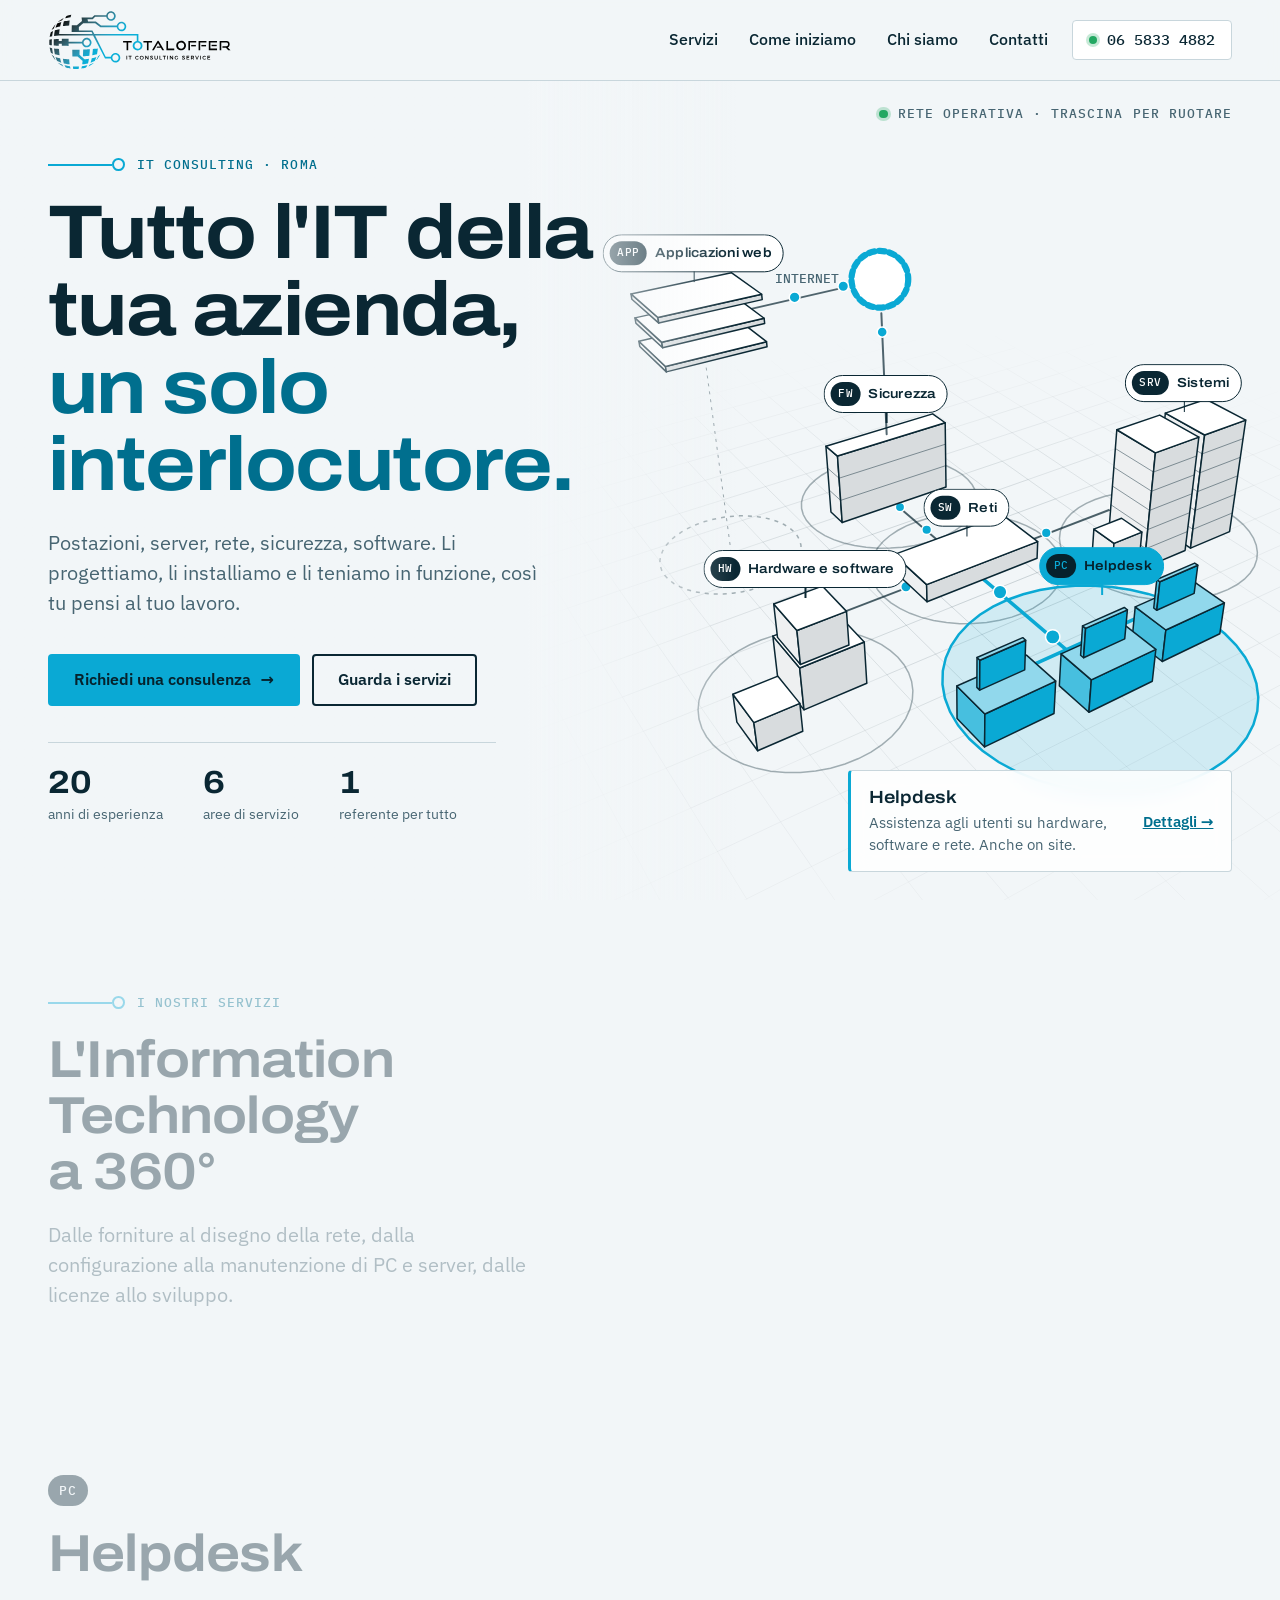
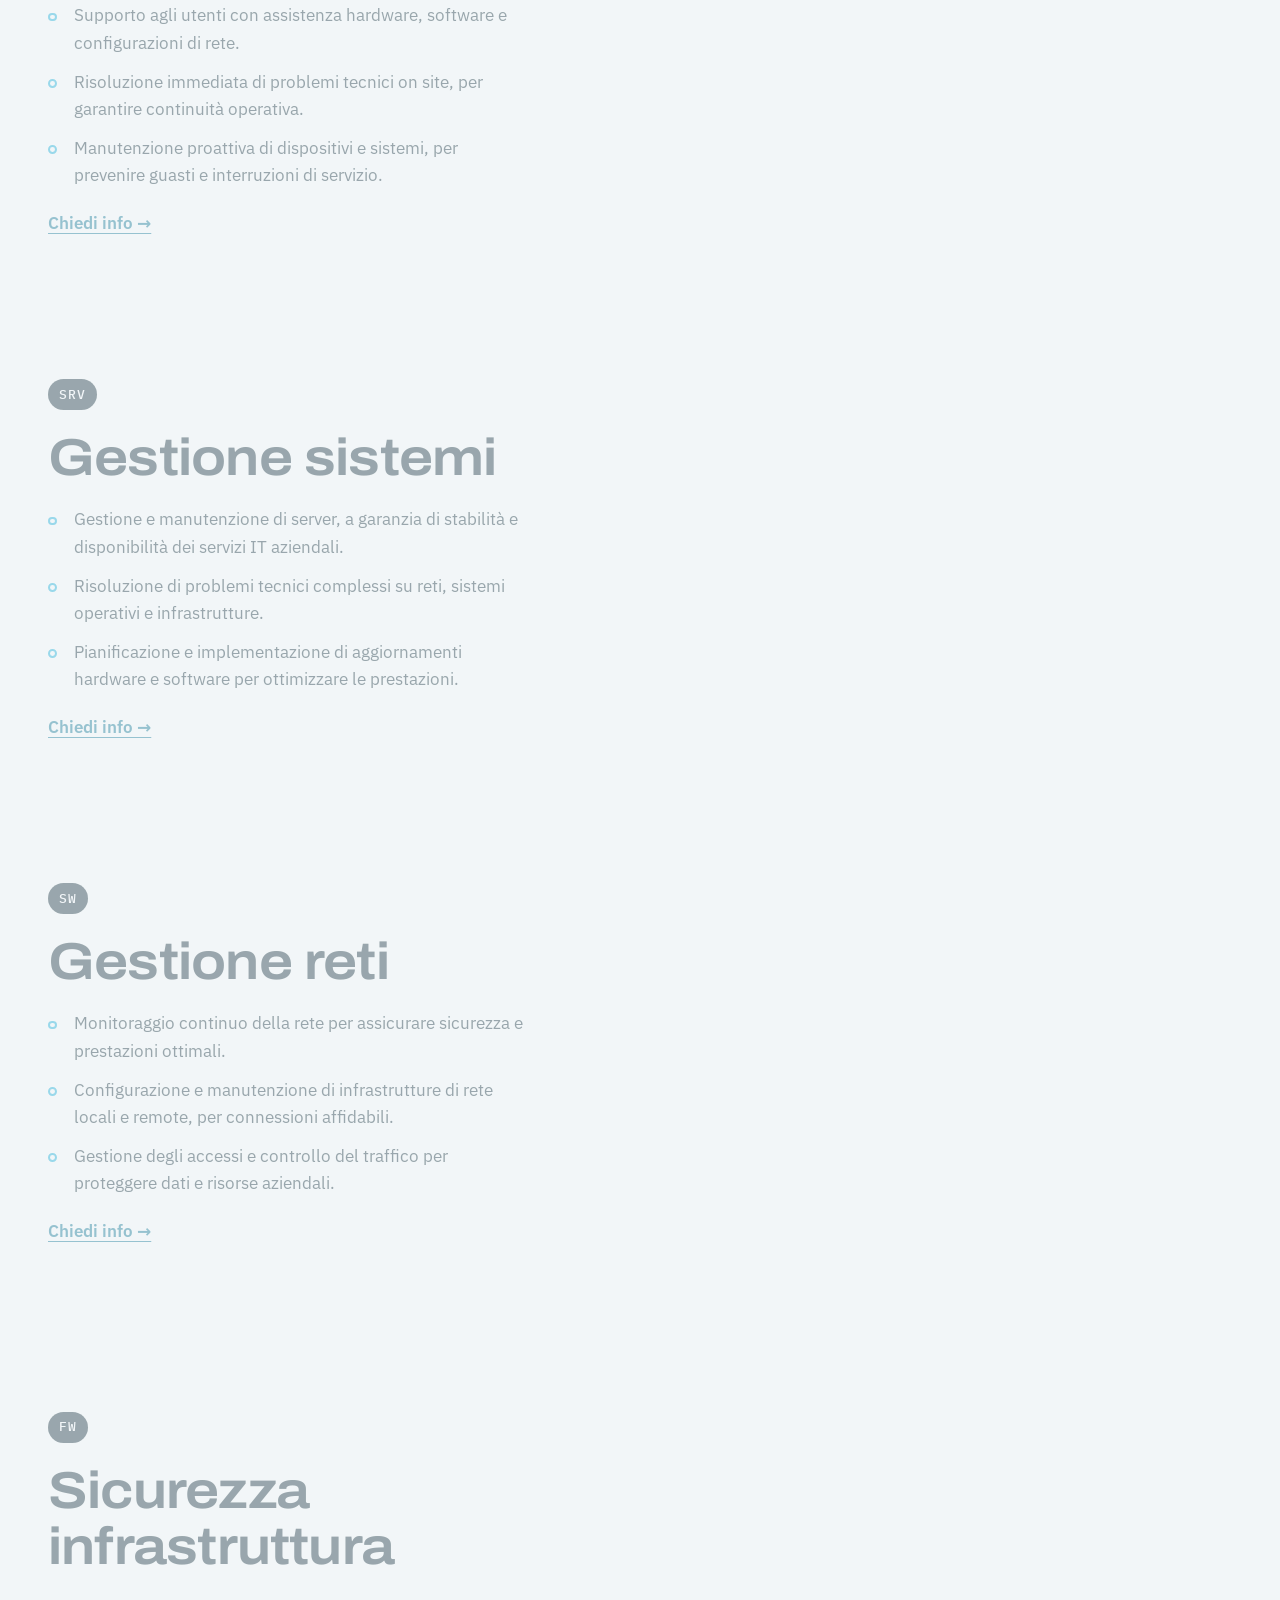
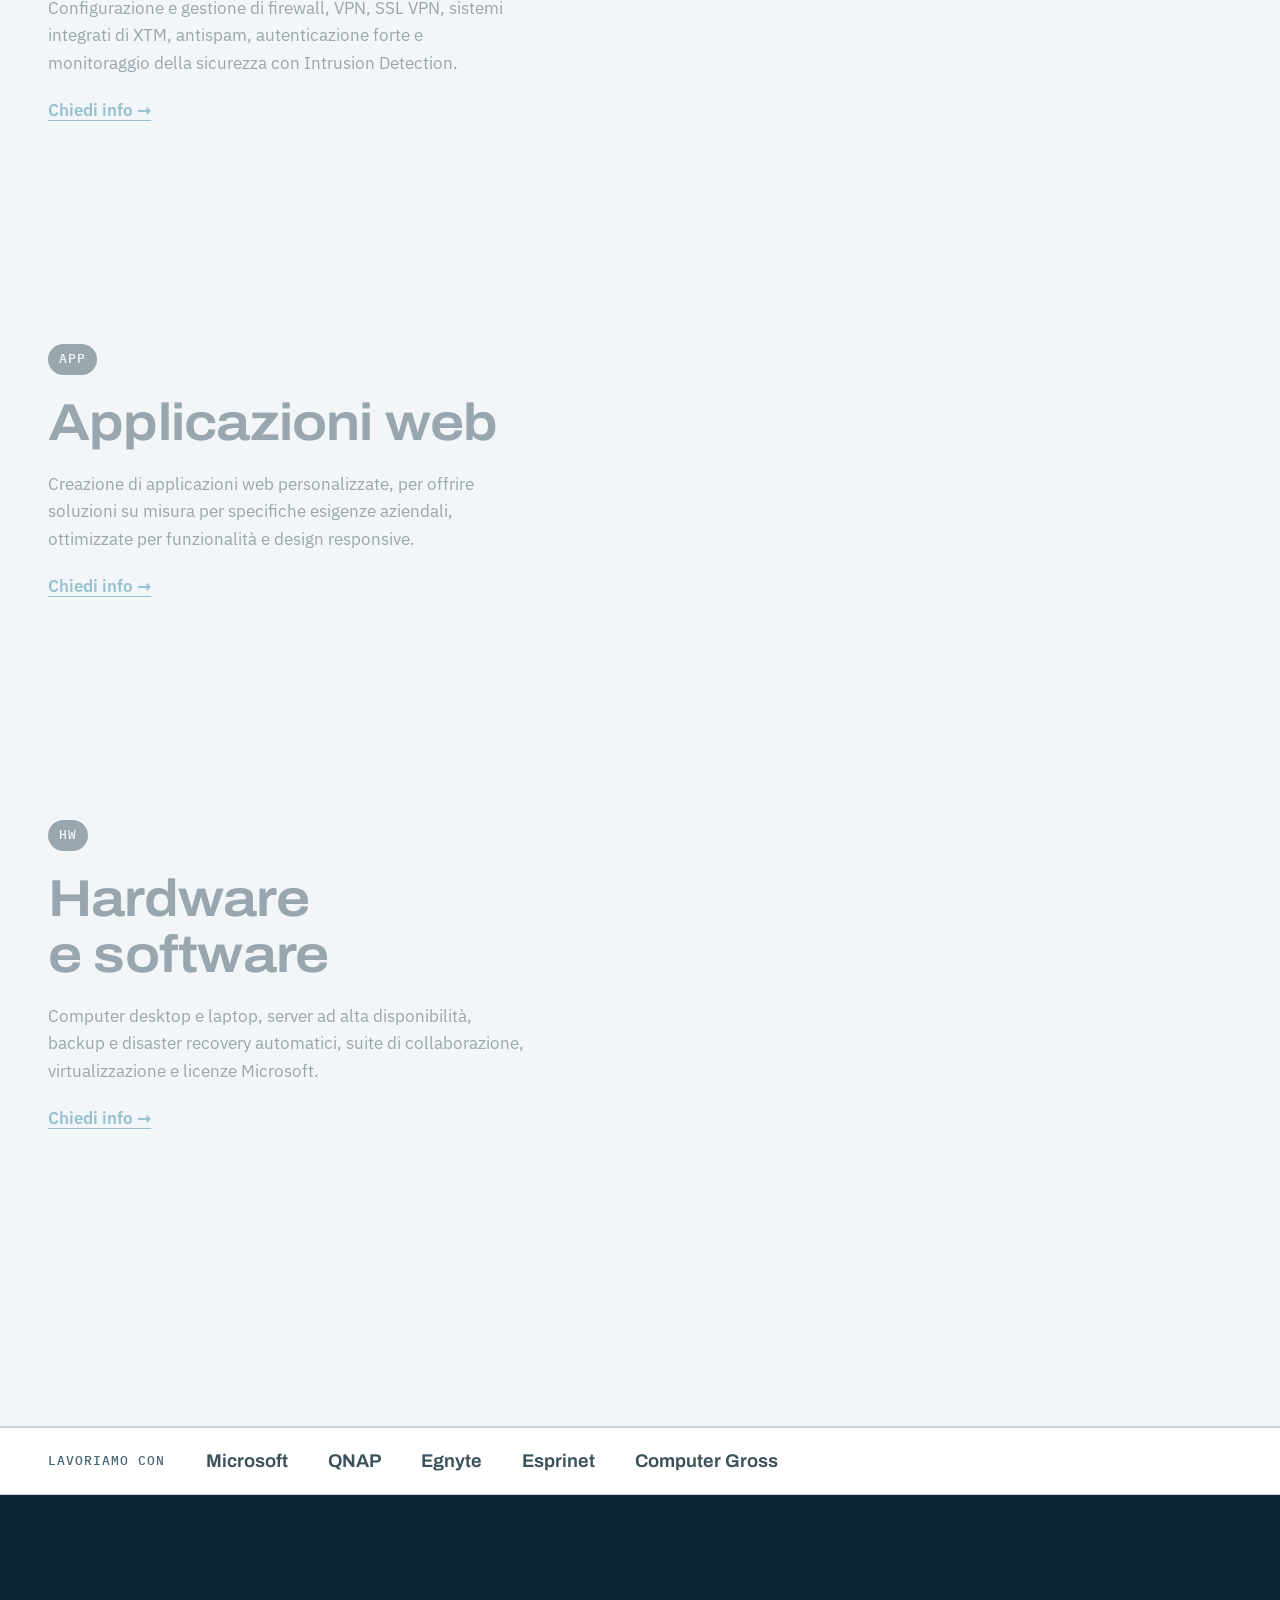
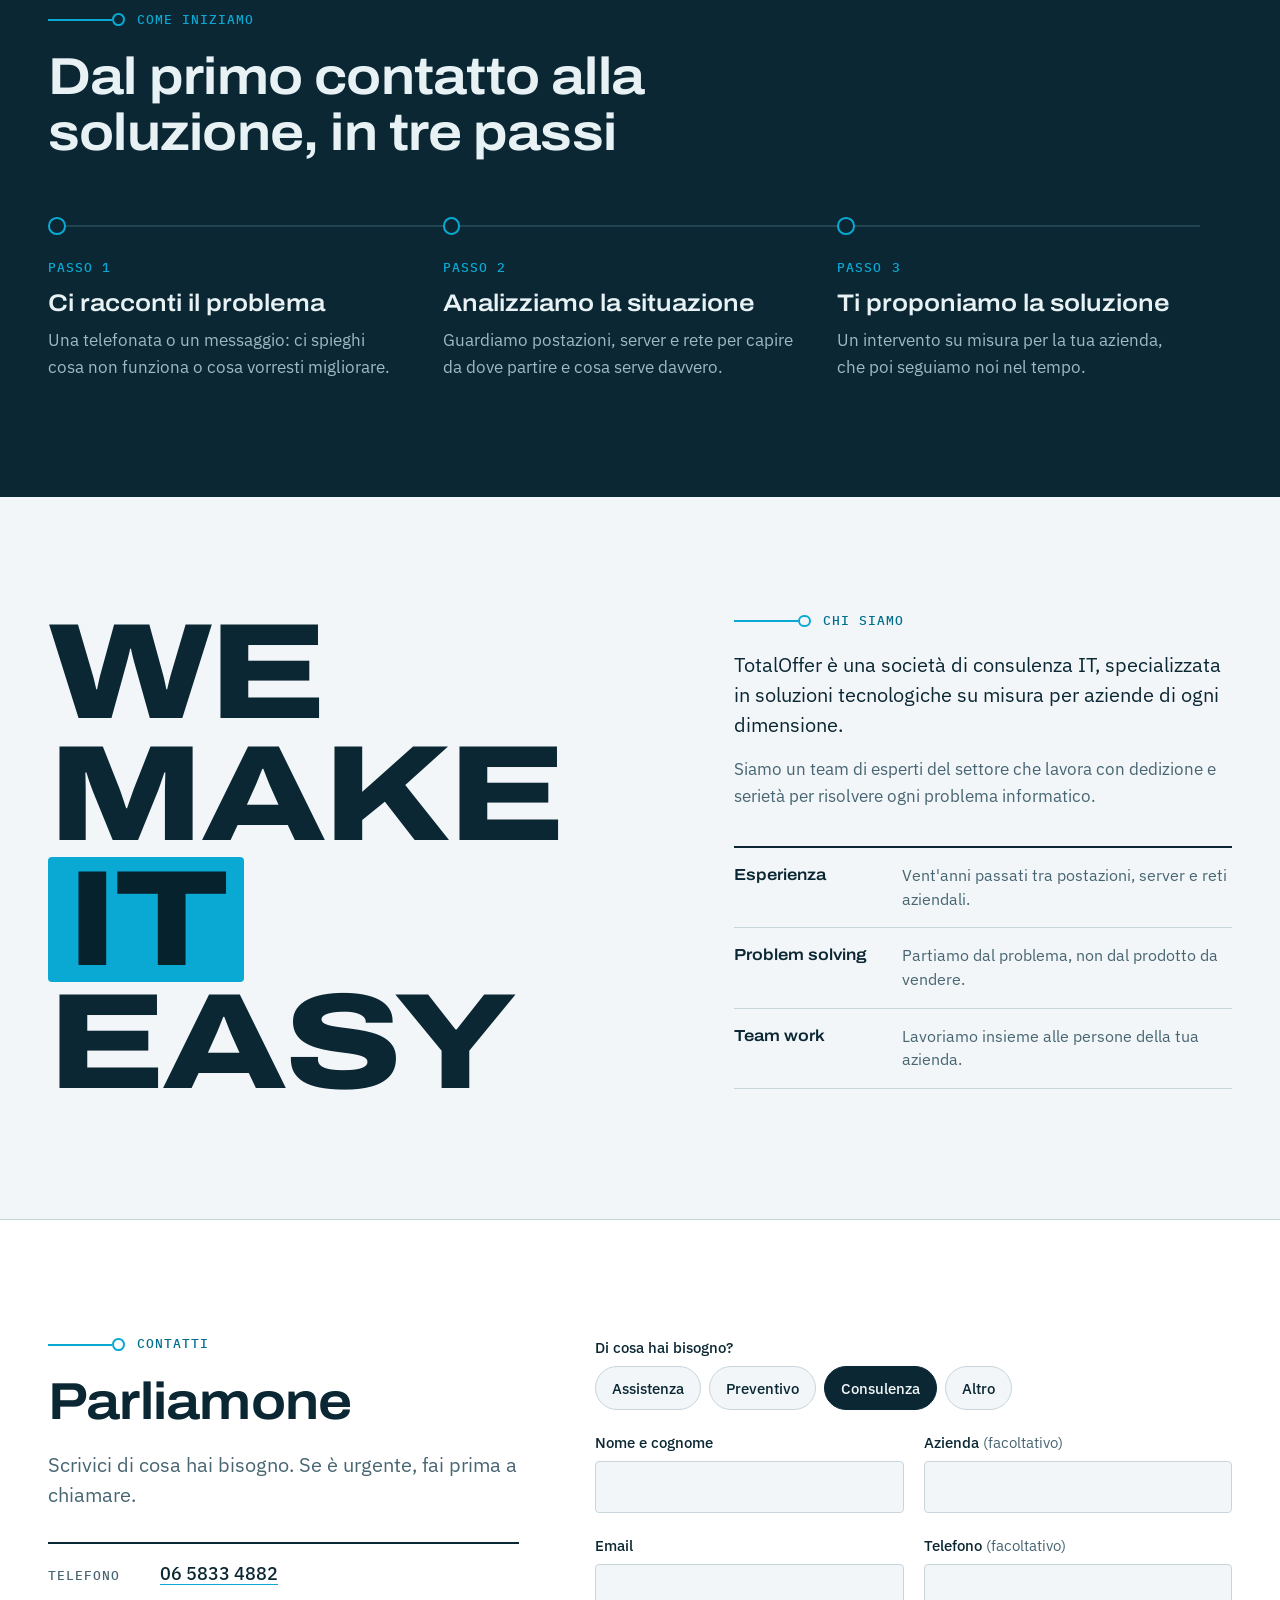
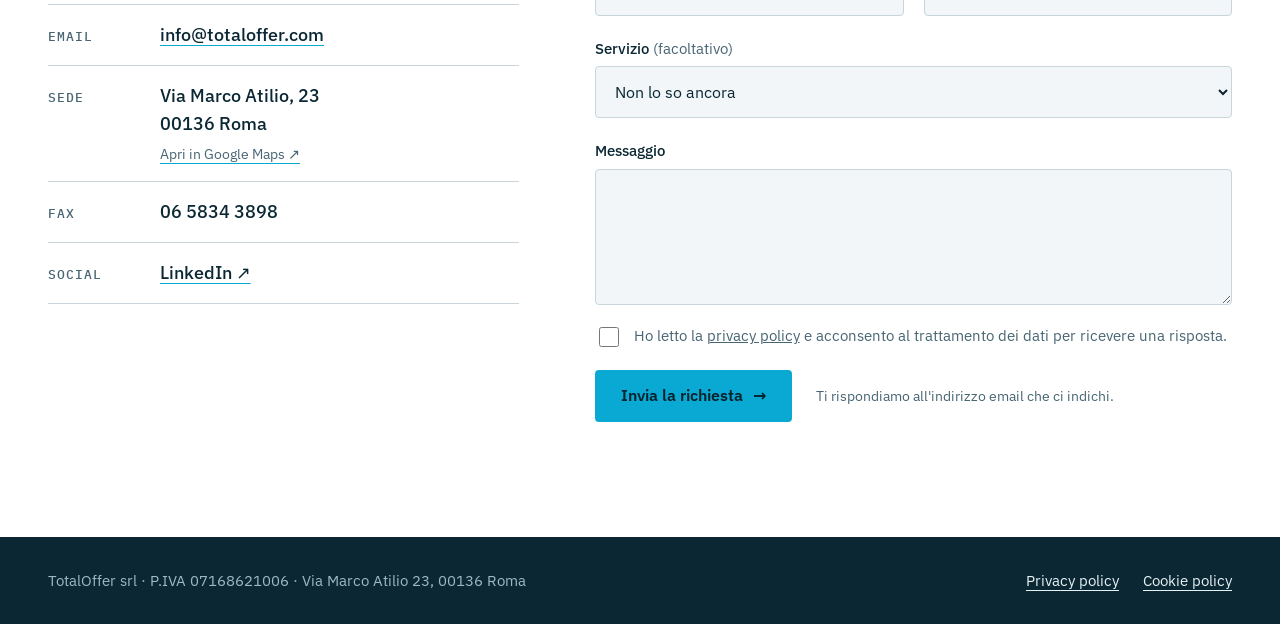
<file: index.html>
<!doctype html>
<html lang="it">
<head>
  <meta charset="utf-8">
  <meta name="viewport" content="width=device-width, initial-scale=1">
  <title>TotalOffer — Consulenza e assistenza IT per aziende a Roma</title>
  <meta name="description" content="Da 20 anni gestiamo l'IT delle aziende: helpdesk on site, sistemi e server, reti, sicurezza, applicazioni web, hardware e licenze. Un solo interlocutore, a Roma.">
  <link rel="canonical" href="https://www.totaloffer.com/">
  <meta property="og:type" content="website">
  <meta property="og:locale" content="it_IT">
  <meta property="og:site_name" content="TotalOffer srl">
  <meta property="og:url" content="https://www.totaloffer.com/">
  <meta property="og:title" content="TotalOffer — Tutto l'IT della tua azienda, un solo interlocutore">
  <meta property="og:description" content="Helpdesk, sistemi, reti, sicurezza, applicazioni web, hardware e licenze. Da 20 anni a Roma.">
  <meta name="theme-color" content="#f2f6f8" media="(prefers-color-scheme: light)">
  <meta name="theme-color" content="#071a22" media="(prefers-color-scheme: dark)">
  <link rel="icon" href="assets/img/favicon.svg" type="image/svg+xml">
  <link rel="preload" href="assets/fonts/archivo-var.woff2" as="font" type="font/woff2" crossorigin>
  <link rel="stylesheet" href="assets/css/style.css">
  <script type="application/ld+json">
  {
    "@context": "https://schema.org",
    "@type": "ProfessionalService",
    "name": "TotalOffer srl",
    "url": "https://www.totaloffer.com/",
    "email": "info@totaloffer.com",
    "telephone": "+39 06 58334882",
    "faxNumber": "+39 06 58343898",
    "vatID": "07168621006",
    "address": {
      "@type": "PostalAddress",
      "streetAddress": "Via Marco Atilio, 23",
      "postalCode": "00136",
      "addressLocality": "Roma",
      "addressCountry": "IT"
    },
    "sameAs": ["https://it.linkedin.com/company/totaloffer"]
  }
  </script>
</head>
<body>
<a class="skip" href="#contenuto">Vai al contenuto</a>

<header class="site-header">
  <div class="wrap">
    <a class="logo" href="#" aria-label="TotalOffer, torna all'inizio">
      <picture>
        <source srcset="assets/img/logo-dark.svg" media="(prefers-color-scheme: dark)">
        <img src="assets/img/logo.svg" alt="TotalOffer — IT Consulting Service" width="276" height="90">
      </picture>
    </a>
    <nav class="nav" id="nav" aria-label="Principale">
      <ul>
        <li><a href="#servizi">Servizi</a></li>
        <li><a href="#come-iniziamo">Come iniziamo</a></li>
        <li><a href="#chi-siamo">Chi siamo</a></li>
        <li><a href="#contatti">Contatti</a></li>
      </ul>
    </nav>
    <a class="header-phone" href="tel:+390658334882" aria-label="Chiama TotalOffer: 06 5833 4882">
      <span class="led" aria-hidden="true"></span><span class="num">06 5833 4882</span>
    </a>
    <button class="nav-toggle" type="button" aria-controls="nav" aria-expanded="false" aria-label="Apri il menu">
      <svg width="20" height="20" viewBox="0 0 20 20" aria-hidden="true"><path d="M2 5h16M2 10h16M2 15h16" stroke="currentColor" stroke-width="2" stroke-linecap="round"/></svg>
    </button>
  </div>
</header>

<main id="contenuto">

  <!-- VIAGGIO: la scena 3D resta fissa e la camera segue lo scroll, dall'hero ai sei servizi -->
  <div class="journey" id="journey">
    <div class="stage" id="stage">
      <canvas aria-hidden="true"></canvas>
      <ul class="stage-labels" aria-label="Servizi nello schema di rete">
        <li><a class="tag3d" href="#svc-helpdesk" data-svc="helpdesk"><span class="mono">PC</span>Helpdesk</a></li>
        <li><a class="tag3d" href="#svc-sistemi" data-svc="sistemi"><span class="mono">SRV</span>Sistemi</a></li>
        <li><a class="tag3d" href="#svc-reti" data-svc="reti"><span class="mono">SW</span>Reti</a></li>
        <li><a class="tag3d" href="#svc-sicurezza" data-svc="sicurezza"><span class="mono">FW</span>Sicurezza</a></li>
        <li><a class="tag3d" href="#svc-web" data-svc="web"><span class="mono">APP</span>Applicazioni web</a></li>
        <li><a class="tag3d" href="#svc-forniture" data-svc="forniture"><span class="mono">HW</span>Hardware e software</a></li>
      </ul>
      <p class="stage-hint mono"><span class="led" aria-hidden="true"></span>Rete operativa · trascina per ruotare</p>
      <div class="stage-caption" aria-live="polite">
        <b id="cap-title">Helpdesk</b>
        <p id="cap-text">Assistenza agli utenti su hardware, software e rete. Anche on site.</p>
        <a id="cap-link" href="#svc-helpdesk">Dettagli →</a>
      </div>
    </div>

    <section class="hero" data-key="hero">
    <div class="wrap">
      <div class="hero-copy">
        <p class="eyebrow mono">IT consulting · Roma</p>
        <h1>Tutto l'IT della tua azienda, <em>un solo interlocutore.</em></h1>
        <p class="hero-lead">Postazioni, server, rete, sicurezza, software. Li progettiamo, li installiamo e li teniamo in funzione, così tu pensi al tuo lavoro.</p>
        <div class="hero-actions">
          <a class="btn btn-primary" href="#contatti">Richiedi una consulenza <span class="arrow" aria-hidden="true">→</span></a>
          <a class="btn btn-ghost" href="#servizi">Guarda i servizi</a>
        </div>
        <dl class="hero-facts">
          <div><dt>anni di esperienza</dt><dd>20</dd></div>
          <div><dt>aree di servizio</dt><dd>6</dd></div>
          <div><dt>referente per tutto</dt><dd>1</dd></div>
        </dl>
      </div>
    </div>
    </section>

    <section class="chapters" id="servizi">
      <div class="wrap">
        <div class="chapter chapter-intro" data-key="intro">
          <p class="eyebrow mono">I nostri servizi</p>
          <h2>L'Information Technology a 360°</h2>
          <p>Dalle forniture al disegno della rete, dalla configurazione alla manutenzione di PC e server, dalle licenze allo sviluppo.</p>
        </div>
        <article class="chapter" id="svc-helpdesk" data-key="helpdesk">
          <p class="chapter-tag"><span class="mono">PC</span></p>
          <h3>Helpdesk</h3>
          <ul>
            <li>Supporto agli utenti con assistenza hardware, software e configurazioni di rete.</li>
            <li>Risoluzione immediata di problemi tecnici on site, per garantire continuità operativa.</li>
            <li>Manutenzione proattiva di dispositivi e sistemi, per prevenire guasti e interruzioni di servizio.</li>
          </ul>
          <a class="text-link" href="#contatti" data-topic="Helpdesk">Chiedi info →</a>
        </article>
        <article class="chapter" id="svc-sistemi" data-key="sistemi">
          <p class="chapter-tag"><span class="mono">SRV</span></p>
          <h3>Gestione sistemi</h3>
          <ul>
            <li>Gestione e manutenzione di server, a garanzia di stabilità e disponibilità dei servizi IT aziendali.</li>
            <li>Risoluzione di problemi tecnici complessi su reti, sistemi operativi e infrastrutture.</li>
            <li>Pianificazione e implementazione di aggiornamenti hardware e software per ottimizzare le prestazioni.</li>
          </ul>
          <a class="text-link" href="#contatti" data-topic="Gestione sistemi">Chiedi info →</a>
        </article>
        <article class="chapter" id="svc-reti" data-key="reti">
          <p class="chapter-tag"><span class="mono">SW</span></p>
          <h3>Gestione reti</h3>
          <ul>
            <li>Monitoraggio continuo della rete per assicurare sicurezza e prestazioni ottimali.</li>
            <li>Configurazione e manutenzione di infrastrutture di rete locali e remote, per connessioni affidabili.</li>
            <li>Gestione degli accessi e controllo del traffico per proteggere dati e risorse aziendali.</li>
          </ul>
          <a class="text-link" href="#contatti" data-topic="Gestione reti">Chiedi info →</a>
        </article>
        <article class="chapter" id="svc-sicurezza" data-key="sicurezza">
          <p class="chapter-tag"><span class="mono">FW</span></p>
          <h3>Sicurezza infrastruttura</h3>
          <p>Configurazione e gestione di firewall, VPN, SSL VPN, sistemi integrati di XTM, antispam, autenticazione forte e monitoraggio della sicurezza con Intrusion Detection.</p>
          <a class="text-link" href="#contatti" data-topic="Sicurezza infrastruttura">Chiedi info →</a>
        </article>
        <article class="chapter" id="svc-web" data-key="web">
          <p class="chapter-tag"><span class="mono">APP</span></p>
          <h3>Applicazioni web</h3>
          <p>Creazione di applicazioni web personalizzate, per offrire soluzioni su misura per specifiche esigenze aziendali, ottimizzate per funzionalità e design responsive.</p>
          <a class="text-link" href="#contatti" data-topic="Applicazioni web">Chiedi info →</a>
        </article>
        <article class="chapter" id="svc-forniture" data-key="forniture">
          <p class="chapter-tag"><span class="mono">HW</span></p>
          <h3>Hardware e software</h3>
          <p>Computer desktop e laptop, server ad alta disponibilità, backup e disaster recovery automatici, suite di collaborazione, virtualizzazione e licenze Microsoft.</p>
          <a class="text-link" href="#contatti" data-topic="Hardware e software">Chiedi info →</a>
        </article>
      </div>
    </section>
  </div>

  <!-- PARTNER -->
  <section class="partners" aria-label="Partner">
    <div class="wrap">
      <p class="mono">Lavoriamo con</p>
      <!-- Segnaposto tipografici: sostituire con i loghi ufficiali (versione monocromatica) -->
      <ul>
        <li>Microsoft</li>
        <li>QNAP</li>
        <li>Egnyte</li>
        <li>Esprinet</li>
        <li>Computer Gross</li>
      </ul>
    </div>
  </section>

  <!-- COME INIZIAMO -->
  <section class="section band" id="come-iniziamo">
    <div class="wrap">
      <div class="section-head">
        <p class="eyebrow mono">Come iniziamo</p>
        <h2>Dal primo contatto alla soluzione, in tre passi</h2>
      </div>
      <ol class="steps">
        <li>
          <span class="n mono"></span>
          <h3>Ci racconti il problema</h3>
          <p>Una telefonata o un messaggio: ci spieghi cosa non funziona o cosa vorresti migliorare.</p>
        </li>
        <li>
          <span class="n mono"></span>
          <h3>Analizziamo la situazione</h3>
          <p>Guardiamo postazioni, server e rete per capire da dove partire e cosa serve davvero.</p>
        </li>
        <li>
          <span class="n mono"></span>
          <h3>Ti proponiamo la soluzione</h3>
          <p>Un intervento su misura per la tua azienda, che poi seguiamo noi nel tempo.</p>
        </li>
      </ol>
    </div>
  </section>

  <!-- CHI SIAMO -->
  <section class="section about" id="chi-siamo">
    <div class="wrap">
      <p class="claim" aria-label="We make IT easy">We make <span class="it">IT</span> easy</p>
      <div class="about-copy">
        <p class="eyebrow mono">Chi siamo</p>
        <p class="lead">TotalOffer è una società di consulenza IT, specializzata in soluzioni tecnologiche su misura per aziende di ogni dimensione.</p>
        <p>Siamo un team di esperti del settore che lavora con dedizione e serietà per risolvere ogni problema informatico.</p>
        <dl class="values">
          <div><dt>Esperienza</dt><dd>Vent'anni passati tra postazioni, server e reti aziendali.</dd></div>
          <div><dt>Problem solving</dt><dd>Partiamo dal problema, non dal prodotto da vendere.</dd></div>
          <div><dt>Team work</dt><dd>Lavoriamo insieme alle persone della tua azienda.</dd></div>
        </dl>
      </div>
    </div>
  </section>

  <!-- CONTATTI -->
  <section class="section contact" id="contatti">
    <div class="wrap">
      <div class="contact-info">
        <div class="section-head">
          <p class="eyebrow mono">Contatti</p>
          <h2>Parliamone</h2>
          <p>Scrivici di cosa hai bisogno. Se è urgente, fai prima a chiamare.</p>
        </div>
        <dl class="contact-list">
          <div><dt class="mono">Telefono</dt><dd><a href="tel:+390658334882">06 5833 4882</a></dd></div>
          <div><dt class="mono">Email</dt><dd><a href="mailto:info@totaloffer.com">info@totaloffer.com</a></dd></div>
          <div><dt class="mono">Sede</dt><dd>Via Marco Atilio, 23<br>00136 Roma<small><a href="https://www.google.com/maps/search/?api=1&amp;query=Via+Marco+Atilio+23+00136+Roma" target="_blank" rel="noopener">Apri in Google Maps ↗</a></small></dd></div>
          <div><dt class="mono">Fax</dt><dd>06 5834 3898</dd></div>
          <div><dt class="mono">Social</dt><dd><a href="https://it.linkedin.com/company/totaloffer" target="_blank" rel="noopener">LinkedIn ↗</a></dd></div>
        </dl>
      </div>

      <div class="form-area">
      <form class="form" id="form-contatti" action="invia.php" method="post">
        <!-- campo-trappola per i bot: nascosto alle persone -->
        <div class="trap" aria-hidden="true">
          <label for="sito">Lascia vuoto questo campo</label>
          <input id="sito" name="sito" type="text" tabindex="-1" autocomplete="off">
        </div>
        <fieldset class="field full">
          <legend>Di cosa hai bisogno?</legend>
          <div class="chips">
            <label><input type="radio" name="tipo" id="tipo-assistenza" value="Assistenza"> Assistenza</label>
            <label><input type="radio" name="tipo" id="tipo-preventivo" value="Preventivo"> Preventivo</label>
            <label><input type="radio" name="tipo" id="tipo-consulenza" value="Consulenza" checked> Consulenza</label>
            <label><input type="radio" name="tipo" id="tipo-altro" value="Altro"> Altro</label>
          </div>
        </fieldset>
        <div class="field">
          <label for="nome">Nome e cognome</label>
          <input id="nome" name="nome" type="text" autocomplete="name" required>
        </div>
        <div class="field">
          <label for="azienda">Azienda <span class="opt">(facoltativo)</span></label>
          <input id="azienda" name="azienda" type="text" autocomplete="organization">
        </div>
        <div class="field">
          <label for="email">Email</label>
          <input id="email" name="email" type="email" autocomplete="email" required>
        </div>
        <div class="field">
          <label for="telefono">Telefono <span class="opt">(facoltativo)</span></label>
          <input id="telefono" name="telefono" type="tel" autocomplete="tel">
        </div>
        <div class="field full">
          <label for="servizio">Servizio <span class="opt">(facoltativo)</span></label>
          <select id="servizio" name="servizio">
            <option value="">Non lo so ancora</option>
            <option>Helpdesk</option>
            <option>Gestione sistemi</option>
            <option>Gestione reti</option>
            <option>Sicurezza infrastruttura</option>
            <option>Applicazioni web</option>
            <option>Hardware e software</option>
          </select>
        </div>
        <div class="field full">
          <label for="messaggio">Messaggio</label>
          <textarea id="messaggio" name="messaggio" required></textarea>
        </div>
        <label class="consent field full" for="privacy">
          <input id="privacy" name="privacy" type="checkbox" required>
          <span>Ho letto la <a href="https://www.totaloffer.com/privacy-policy/">privacy policy</a> e acconsento al trattamento dei dati per ricevere una risposta.</span>
        </label>
        <div class="form-foot">
          <button class="btn btn-primary" type="submit" id="form-invia">Invia la richiesta <span class="arrow" aria-hidden="true">→</span></button>
          <p class="form-note">Ti rispondiamo all'indirizzo email che ci indichi.</p>
        </div>
        <div class="form-status full" id="form-status" role="alert" hidden></div>
      </form>
      <div class="form-done" id="form-done" tabindex="-1" hidden>
        <span class="done-ring" aria-hidden="true"></span>
        <h3>Richiesta inviata</h3>
        <p id="form-done-text">Grazie. Ti rispondiamo al più presto.</p>
        <button class="btn btn-ghost" type="button" id="form-nuova">Invia un'altra richiesta</button>
      </div>
      </div>
    </div>
  </section>
</main>

<footer class="site-footer">
  <div class="wrap">
    <p>TotalOffer srl · P.IVA 07168621006 · Via Marco Atilio 23, 00136 Roma</p>
    <ul>
      <li><a href="https://www.totaloffer.com/privacy-policy/">Privacy policy</a></li>
      <li><a href="https://www.totaloffer.com/cookie-policy/">Cookie policy</a></li>
    </ul>
  </div>
</footer>

<script src="assets/js/main.js" defer></script>
<script src="assets/js/scene.js" defer></script>
</body>
</html>
</file>
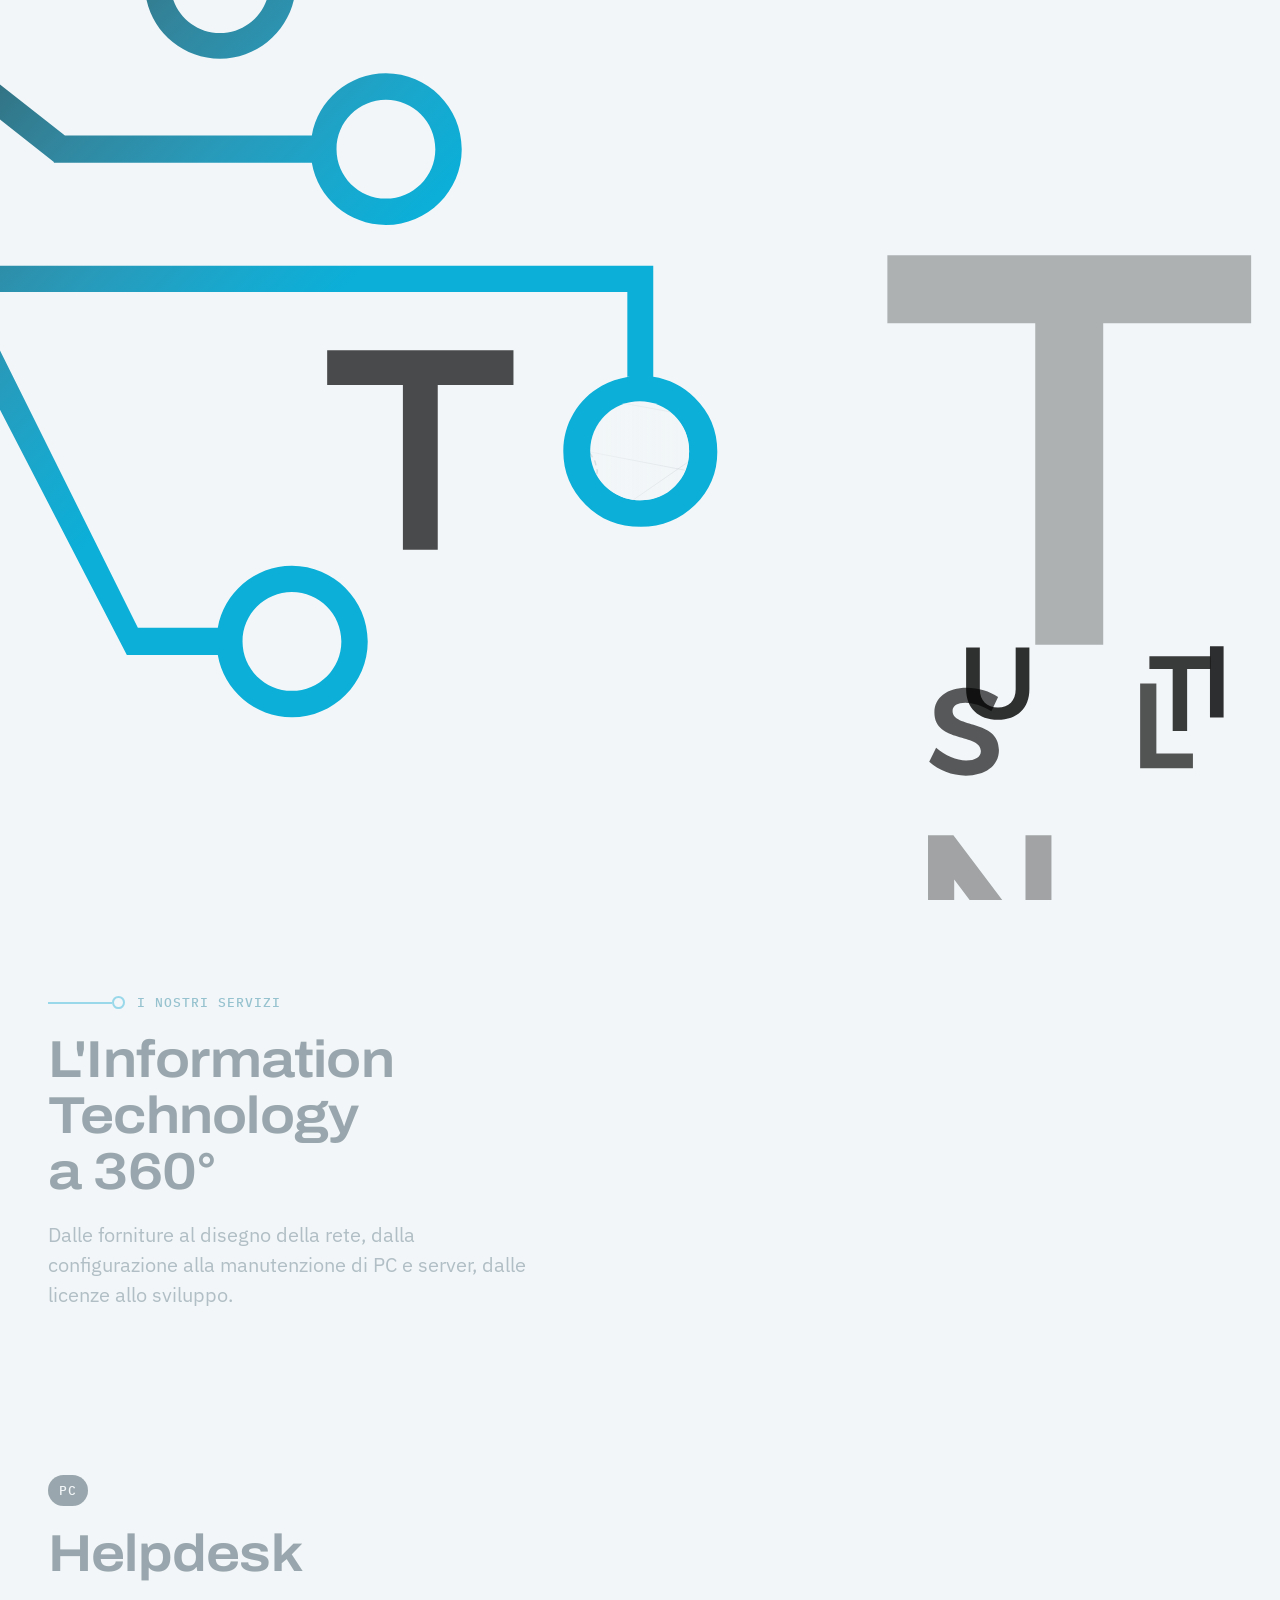
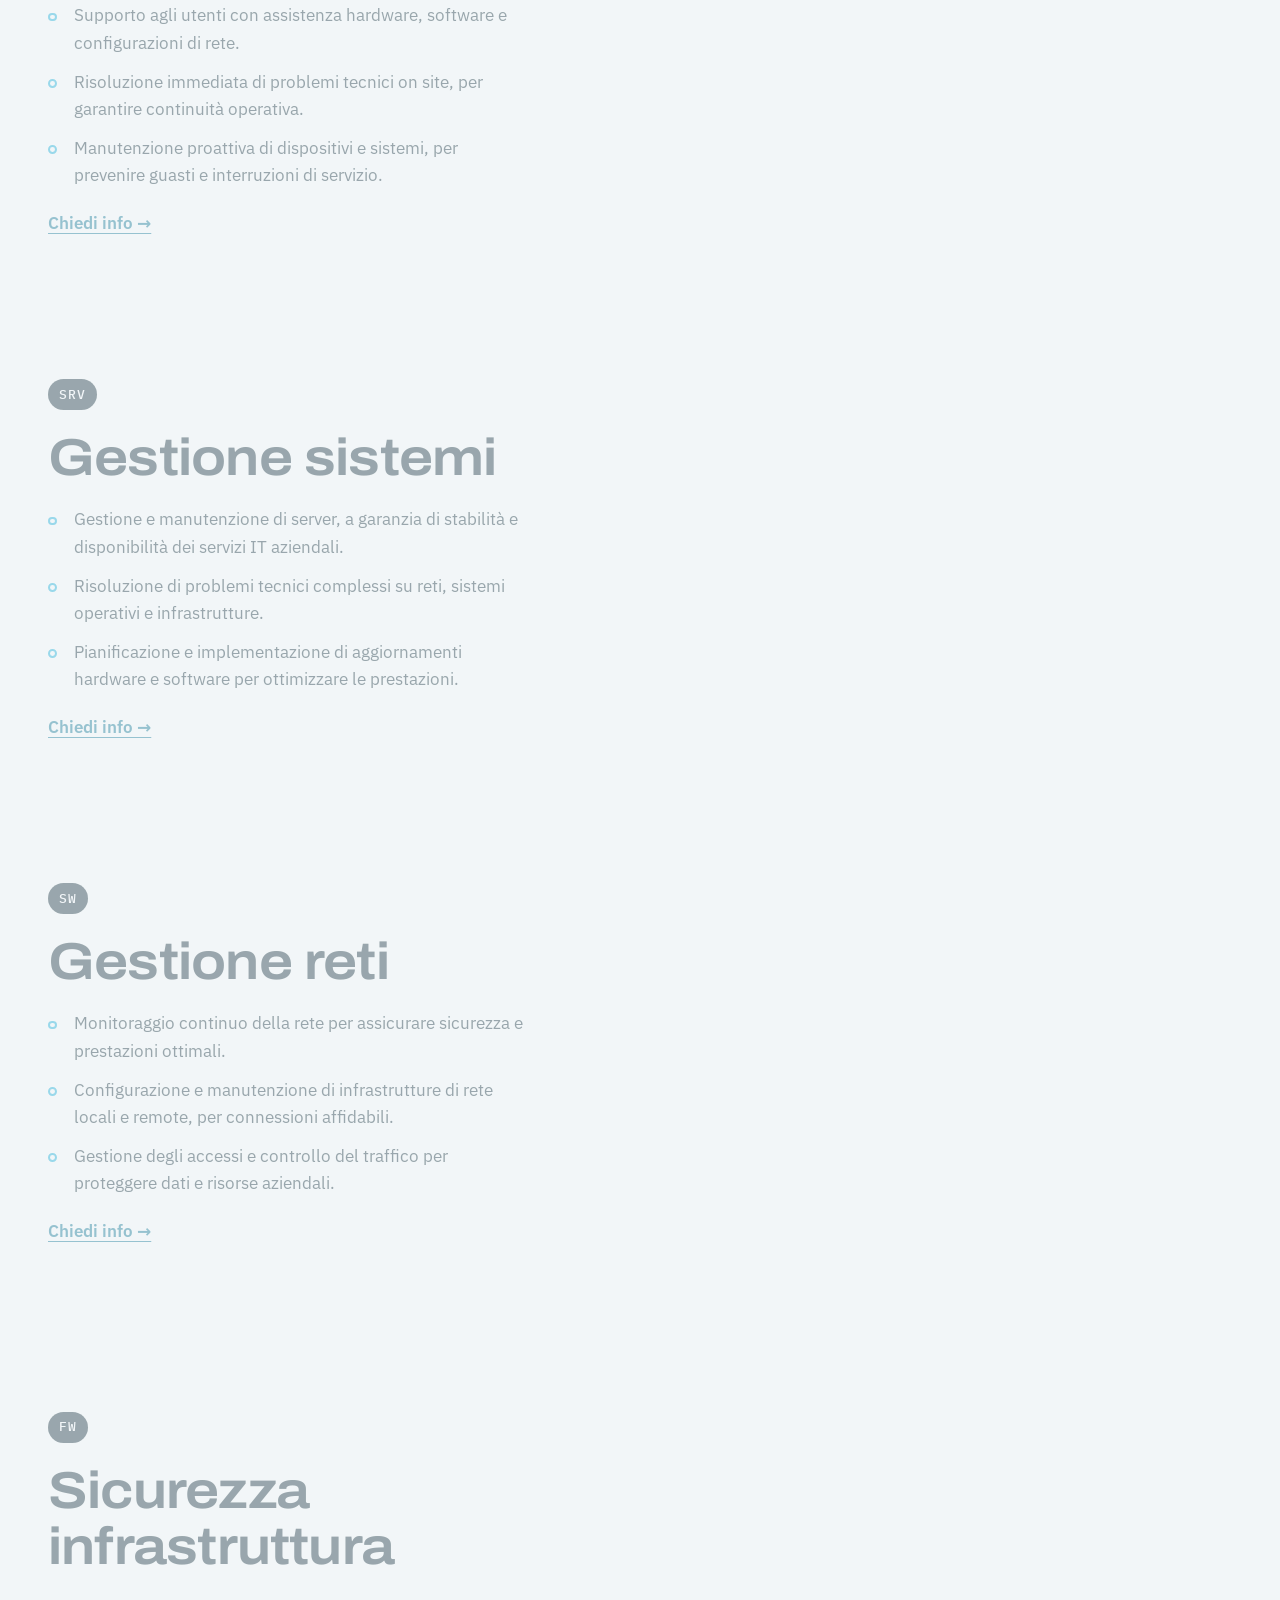
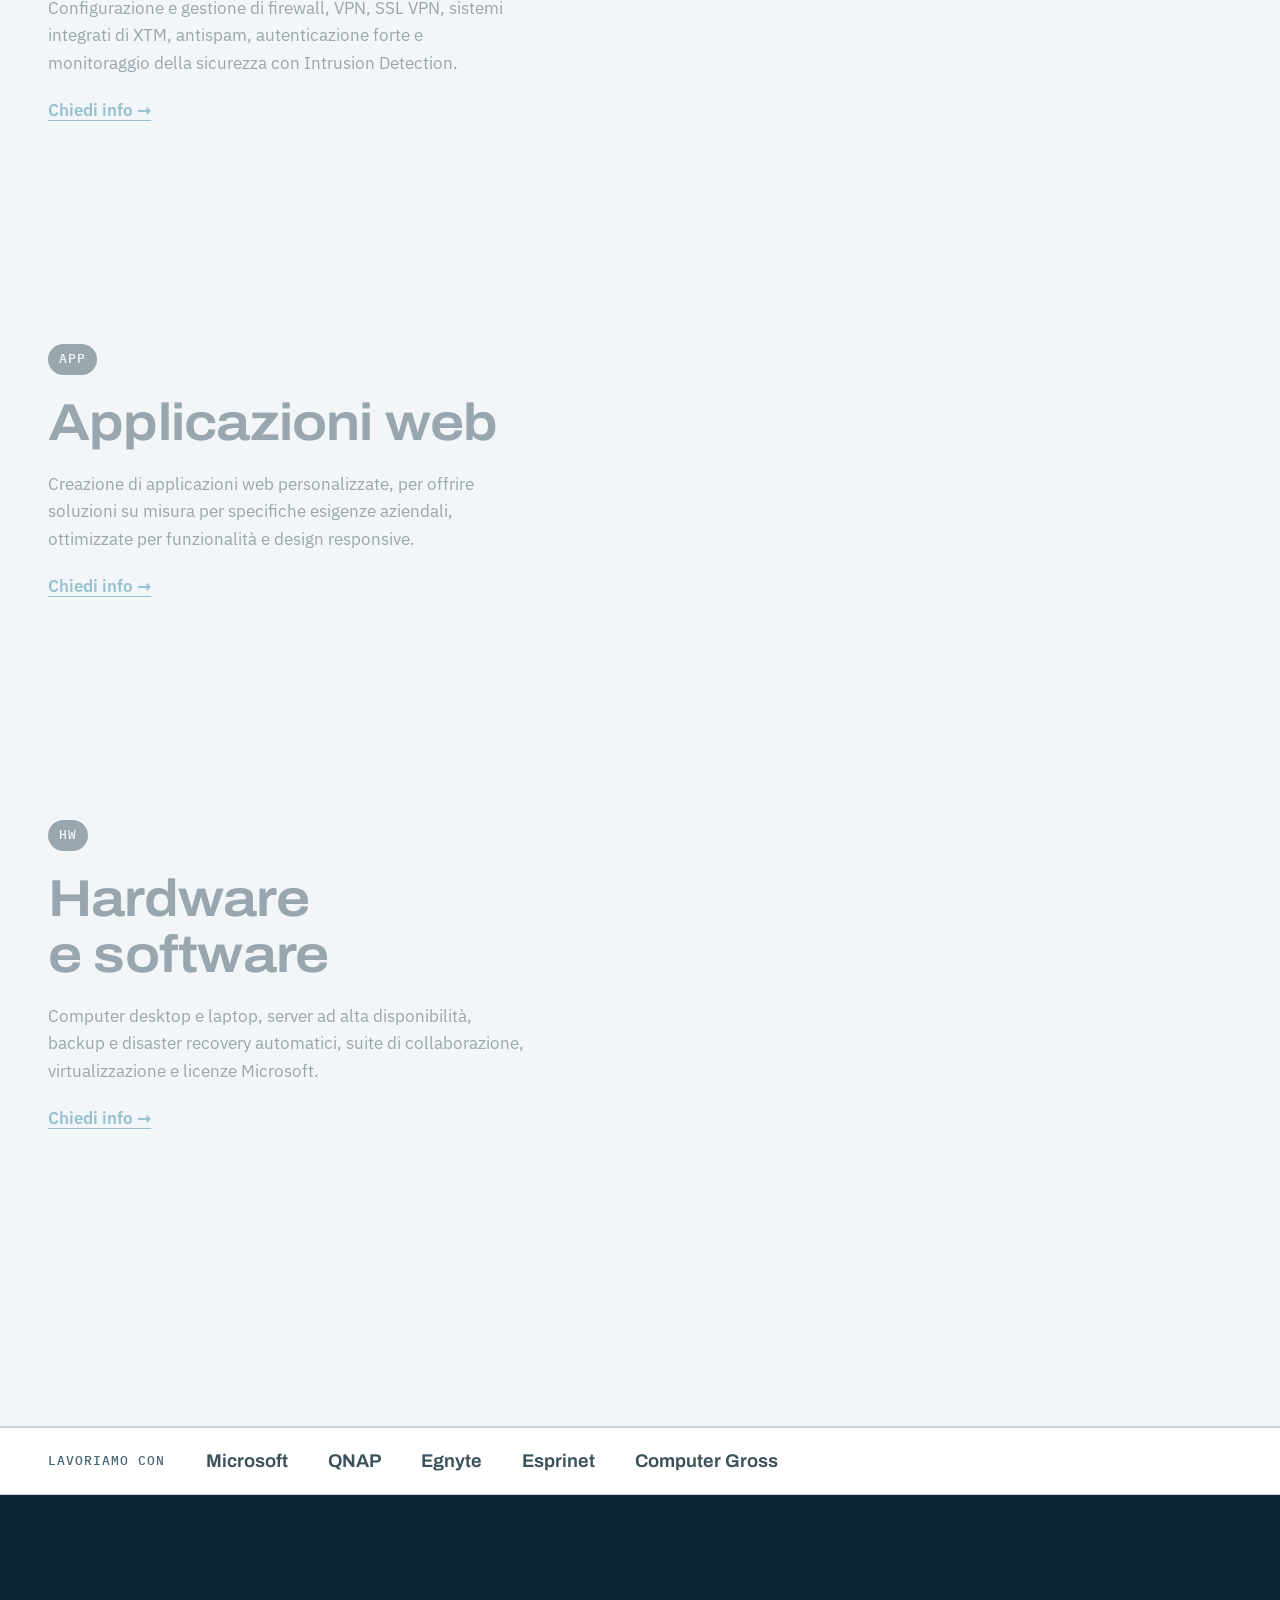
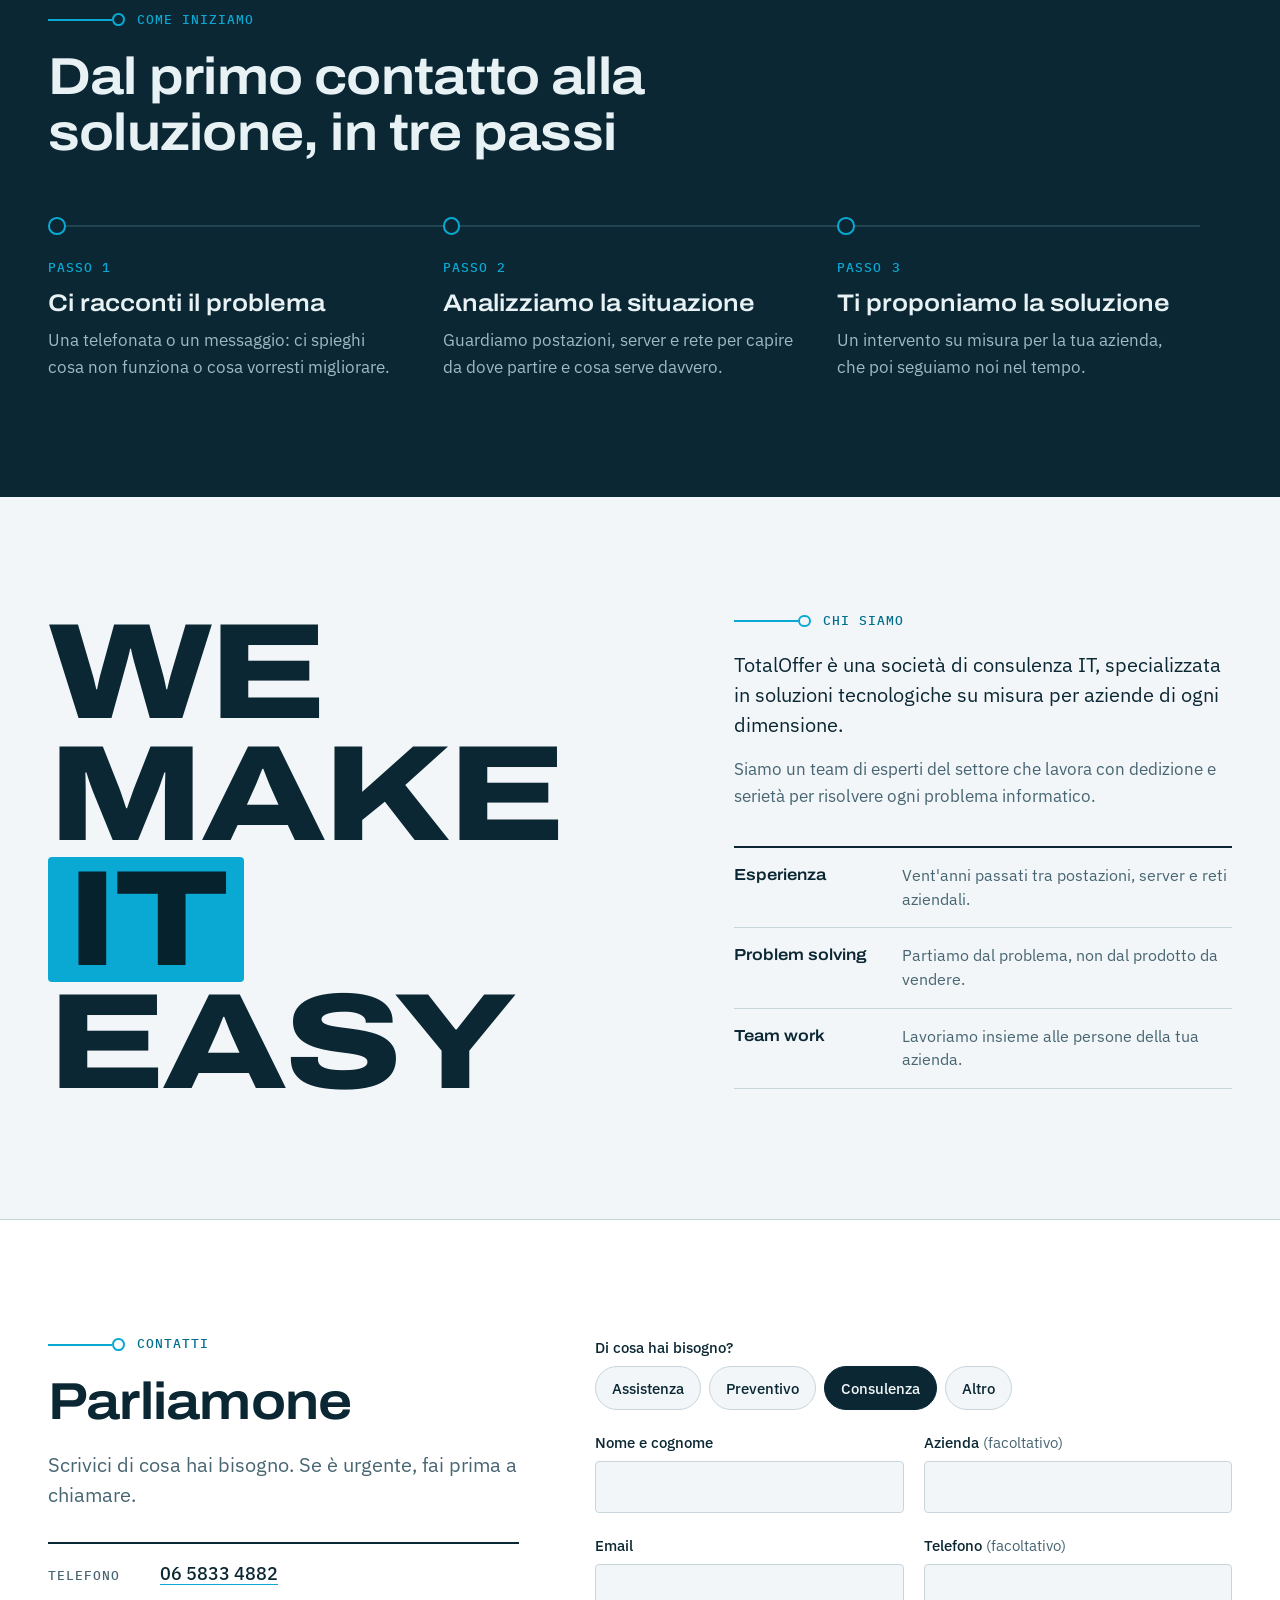
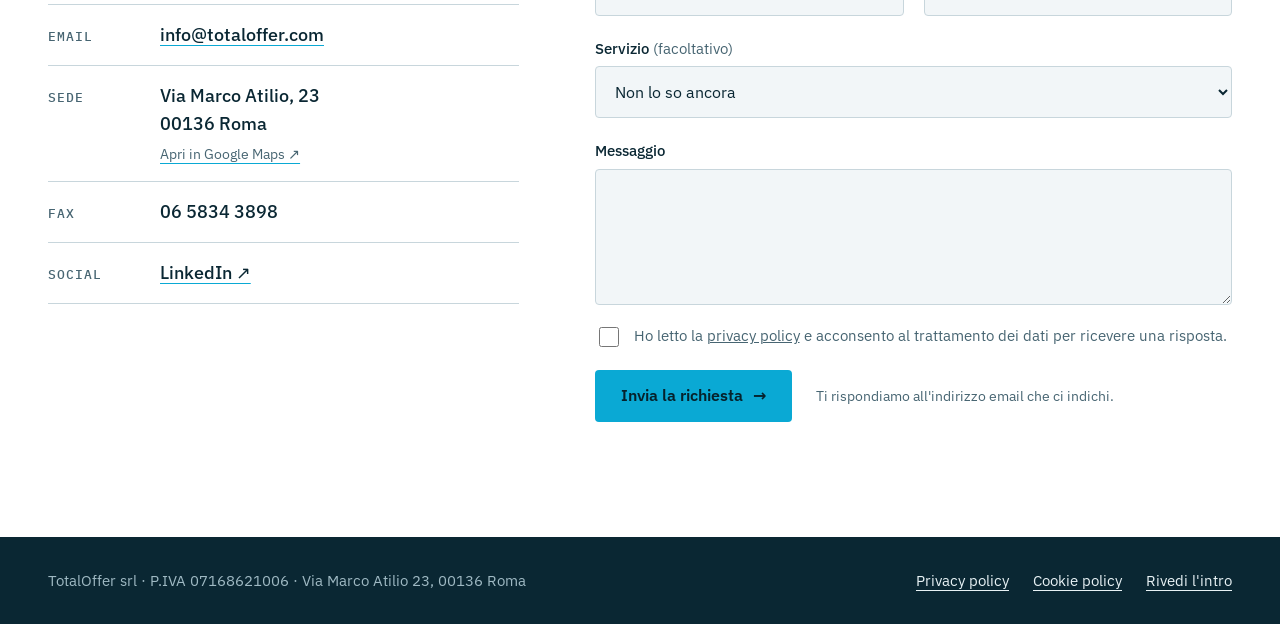
<file: v2/index.html>
<!doctype html>
<html lang="it">
<head>
  <meta charset="utf-8">
  <meta name="viewport" content="width=device-width, initial-scale=1">
  <title>TotalOffer — Consulenza e assistenza IT per aziende a Roma</title>
  <meta name="description" content="Da 20 anni gestiamo l'IT delle aziende: helpdesk on site, sistemi e server, reti, sicurezza, applicazioni web, hardware e licenze. Un solo interlocutore, a Roma.">
  <link rel="canonical" href="https://www.totaloffer.com/">
  <meta name="robots" content="noindex">
  <script>
    /* Intro: si decide subito, prima del primo disegno, per non mostrare il sito in anticipo.
       Niente intro con "riduci animazioni", se è già stata vista in questa sessione,
       o se si arriva con un link diretto a una sezione. */
    (function () {
      try {
        var r = document.documentElement, h = location.hash;
        if (matchMedia("(prefers-reduced-motion: reduce)").matches) return;
        if (h && h !== "#intro") return;
        if (sessionStorage.getItem("to-intro") && h !== "#intro") return;
        r.classList.add("intro-pending");
        // rete di sicurezza: se lo script dell'intro non parte, il sito si mostra comunque
        setTimeout(function () {
          if (!r.classList.contains("intro-enter") && !r.classList.contains("intro-done")) r.classList.remove("intro-pending");
        }, 7000);
      } catch (e) {}
    })();
  </script>
  <meta property="og:type" content="website">
  <meta property="og:locale" content="it_IT">
  <meta property="og:site_name" content="TotalOffer srl">
  <meta property="og:url" content="https://www.totaloffer.com/">
  <meta property="og:title" content="TotalOffer — Tutto l'IT della tua azienda, un solo interlocutore">
  <meta property="og:description" content="Helpdesk, sistemi, reti, sicurezza, applicazioni web, hardware e licenze. Da 20 anni a Roma.">
  <meta name="theme-color" content="#f2f6f8" media="(prefers-color-scheme: light)">
  <meta name="theme-color" content="#071a22" media="(prefers-color-scheme: dark)">
  <script>
    /* Tema scelto dall'utente: va applicato prima del primo disegno, per non far lampeggiare l'altro. */
    (function () {
      try {
        var t = localStorage.getItem("to-tema");
        if (t === "dark" || t === "light") document.documentElement.setAttribute("data-theme", t);
      } catch (e) {}
    })();
  </script>
  <link rel="icon" href="assets/img/favicon.svg" type="image/svg+xml">
  <link rel="preload" href="assets/fonts/archivo-var.woff2" as="font" type="font/woff2" crossorigin>
  <link rel="stylesheet" href="assets/css/style.css">
  <script type="application/ld+json">
  {
    "@context": "https://schema.org",
    "@type": "ProfessionalService",
    "name": "TotalOffer srl",
    "url": "https://www.totaloffer.com/",
    "email": "info@totaloffer.com",
    "telephone": "+39 06 58334882",
    "faxNumber": "+39 06 58343898",
    "vatID": "07168621006",
    "address": {
      "@type": "PostalAddress",
      "streetAddress": "Via Marco Atilio, 23",
      "postalCode": "00136",
      "addressLocality": "Roma",
      "addressCountry": "IT"
    },
    "sameAs": ["https://it.linkedin.com/company/totaloffer"]
  }
  </script>
</head>
<body>
<div class="intro" id="intro" aria-hidden="true">
  <canvas></canvas>
  <button class="intro-skip mono" type="button" tabindex="-1" hidden>Salta l'intro</button>
</div>
<a class="skip" href="#contenuto">Vai al contenuto</a>

<header class="site-header">
  <div class="wrap">
    <a class="logo" href="#" aria-label="TotalOffer, torna all'inizio">
      <img class="logo-light" src="assets/img/logo.svg" alt="TotalOffer — IT Consulting Service" width="276" height="90">
      <img class="logo-dark" src="assets/img/logo-dark.svg" alt="TotalOffer — IT Consulting Service" width="276" height="90">
    </a>
    <nav class="nav" id="nav" aria-label="Principale">
      <ul>
        <li><a href="#servizi">Servizi</a></li>
        <li><a href="#come-iniziamo">Come iniziamo</a></li>
        <li><a href="#chi-siamo">Chi siamo</a></li>
        <li><a href="#contatti">Contatti</a></li>
      </ul>
    </nav>
    <a class="header-phone" href="tel:+390658334882" aria-label="Chiama TotalOffer: 06 5833 4882">
      <span class="led" aria-hidden="true"></span><span class="num">06 5833 4882</span>
    </a>
    <button class="theme-toggle" type="button" id="tema" aria-label="Passa al tema scuro">
      <svg class="icon-moon" width="20" height="20" viewBox="0 0 24 24" aria-hidden="true"><path d="M20 14.5A8 8 0 0 1 9.5 4a8 8 0 1 0 10.5 10.5Z" fill="none" stroke="currentColor" stroke-width="2" stroke-linejoin="round"/></svg>
      <svg class="icon-sun" width="20" height="20" viewBox="0 0 24 24" aria-hidden="true"><circle cx="12" cy="12" r="4" fill="none" stroke="currentColor" stroke-width="2"/><path d="M12 2v2.5M12 19.5V22M2 12h2.5M19.5 12H22M4.9 4.9l1.8 1.8M17.3 17.3l1.8 1.8M4.9 19.1l1.8-1.8M17.3 6.7l1.8-1.8" stroke="currentColor" stroke-width="2" stroke-linecap="round"/></svg>
    </button>
    <button class="nav-toggle" type="button" aria-controls="nav" aria-expanded="false" aria-label="Apri il menu">
      <svg width="20" height="20" viewBox="0 0 20 20" aria-hidden="true"><path d="M2 5h16M2 10h16M2 15h16" stroke="currentColor" stroke-width="2" stroke-linecap="round"/></svg>
    </button>
  </div>
</header>

<main id="contenuto">

  <!-- VIAGGIO: la scena 3D resta fissa e la camera segue lo scroll, dall'hero ai sei servizi -->
  <div class="journey" id="journey">
    <div class="stage" id="stage">
      <canvas aria-hidden="true"></canvas>
      <ul class="stage-labels" aria-label="Servizi nello schema di rete">
        <li><a class="tag3d" href="#svc-helpdesk" data-svc="helpdesk"><span class="mono">PC</span>Helpdesk</a></li>
        <li><a class="tag3d" href="#svc-sistemi" data-svc="sistemi"><span class="mono">SRV</span>Sistemi</a></li>
        <li><a class="tag3d" href="#svc-reti" data-svc="reti"><span class="mono">SW</span>Reti</a></li>
        <li><a class="tag3d" href="#svc-sicurezza" data-svc="sicurezza"><span class="mono">FW</span>Sicurezza</a></li>
        <li><a class="tag3d" href="#svc-web" data-svc="web"><span class="mono">APP</span>Applicazioni web</a></li>
        <li><a class="tag3d" href="#svc-forniture" data-svc="forniture"><span class="mono">HW</span>Hardware e software</a></li>
      </ul>
      <p class="stage-hint mono"><span class="led" aria-hidden="true"></span>Rete operativa · trascina per ruotare</p>
      <div class="stage-caption" aria-live="polite">
        <b id="cap-title">Helpdesk</b>
        <p id="cap-text">Assistenza agli utenti su hardware, software e rete. Anche on site.</p>
        <a id="cap-link" href="#svc-helpdesk">Dettagli →</a>
      </div>
    </div>

    <section class="hero" data-key="hero">
    <div class="wrap">
      <div class="hero-copy">
        <p class="eyebrow mono">IT consulting · Roma</p>
        <h1>Tutto l'IT della tua azienda, <em>un solo interlocutore.</em></h1>
        <p class="hero-lead">Postazioni, server, rete, sicurezza, software. Li progettiamo, li installiamo e li teniamo in funzione, così tu pensi al tuo lavoro.</p>
        <div class="hero-actions">
          <a class="btn btn-primary" href="#contatti">Richiedi una consulenza <span class="arrow" aria-hidden="true">→</span></a>
          <a class="btn btn-ghost" href="#servizi">Guarda i servizi</a>
        </div>
        <dl class="hero-facts">
          <div><dt>anni di esperienza</dt><dd>20</dd></div>
          <div><dt>aree di servizio</dt><dd>6</dd></div>
          <div><dt>referente per tutto</dt><dd>1</dd></div>
        </dl>
      </div>
    </div>
    </section>

    <section class="chapters" id="servizi">
      <div class="wrap">
        <div class="chapter chapter-intro" data-key="intro">
          <p class="eyebrow mono">I nostri servizi</p>
          <h2>L'Information Technology a 360°</h2>
          <p>Dalle forniture al disegno della rete, dalla configurazione alla manutenzione di PC e server, dalle licenze allo sviluppo.</p>
        </div>
        <article class="chapter" id="svc-helpdesk" data-key="helpdesk">
          <p class="chapter-tag"><span class="mono">PC</span></p>
          <h3>Helpdesk</h3>
          <ul>
            <li>Supporto agli utenti con assistenza hardware, software e configurazioni di rete.</li>
            <li>Risoluzione immediata di problemi tecnici on site, per garantire continuità operativa.</li>
            <li>Manutenzione proattiva di dispositivi e sistemi, per prevenire guasti e interruzioni di servizio.</li>
          </ul>
          <a class="text-link" href="#contatti" data-topic="Helpdesk">Chiedi info →</a>
        </article>
        <article class="chapter" id="svc-sistemi" data-key="sistemi">
          <p class="chapter-tag"><span class="mono">SRV</span></p>
          <h3>Gestione sistemi</h3>
          <ul>
            <li>Gestione e manutenzione di server, a garanzia di stabilità e disponibilità dei servizi IT aziendali.</li>
            <li>Risoluzione di problemi tecnici complessi su reti, sistemi operativi e infrastrutture.</li>
            <li>Pianificazione e implementazione di aggiornamenti hardware e software per ottimizzare le prestazioni.</li>
          </ul>
          <a class="text-link" href="#contatti" data-topic="Gestione sistemi">Chiedi info →</a>
        </article>
        <article class="chapter" id="svc-reti" data-key="reti">
          <p class="chapter-tag"><span class="mono">SW</span></p>
          <h3>Gestione reti</h3>
          <ul>
            <li>Monitoraggio continuo della rete per assicurare sicurezza e prestazioni ottimali.</li>
            <li>Configurazione e manutenzione di infrastrutture di rete locali e remote, per connessioni affidabili.</li>
            <li>Gestione degli accessi e controllo del traffico per proteggere dati e risorse aziendali.</li>
          </ul>
          <a class="text-link" href="#contatti" data-topic="Gestione reti">Chiedi info →</a>
        </article>
        <article class="chapter" id="svc-sicurezza" data-key="sicurezza">
          <p class="chapter-tag"><span class="mono">FW</span></p>
          <h3>Sicurezza infrastruttura</h3>
          <p>Configurazione e gestione di firewall, VPN, SSL VPN, sistemi integrati di XTM, antispam, autenticazione forte e monitoraggio della sicurezza con Intrusion Detection.</p>
          <a class="text-link" href="#contatti" data-topic="Sicurezza infrastruttura">Chiedi info →</a>
        </article>
        <article class="chapter" id="svc-web" data-key="web">
          <p class="chapter-tag"><span class="mono">APP</span></p>
          <h3>Applicazioni web</h3>
          <p>Creazione di applicazioni web personalizzate, per offrire soluzioni su misura per specifiche esigenze aziendali, ottimizzate per funzionalità e design responsive.</p>
          <a class="text-link" href="#contatti" data-topic="Applicazioni web">Chiedi info →</a>
        </article>
        <article class="chapter" id="svc-forniture" data-key="forniture">
          <p class="chapter-tag"><span class="mono">HW</span></p>
          <h3>Hardware e software</h3>
          <p>Computer desktop e laptop, server ad alta disponibilità, backup e disaster recovery automatici, suite di collaborazione, virtualizzazione e licenze Microsoft.</p>
          <a class="text-link" href="#contatti" data-topic="Hardware e software">Chiedi info →</a>
        </article>
      </div>
    </section>
  </div>

  <!-- PARTNER -->
  <section class="partners" aria-label="Partner">
    <div class="wrap">
      <p class="mono">Lavoriamo con</p>
      <!-- Segnaposto tipografici: sostituire con i loghi ufficiali (versione monocromatica) -->
      <ul>
        <li>Microsoft</li>
        <li>QNAP</li>
        <li>Egnyte</li>
        <li>Esprinet</li>
        <li>Computer Gross</li>
      </ul>
    </div>
  </section>

  <!-- COME INIZIAMO -->
  <section class="section band" id="come-iniziamo">
    <div class="wrap">
      <div class="section-head">
        <p class="eyebrow mono">Come iniziamo</p>
        <h2>Dal primo contatto alla soluzione, in tre passi</h2>
      </div>
      <ol class="steps">
        <li>
          <span class="n mono"></span>
          <h3>Ci racconti il problema</h3>
          <p>Una telefonata o un messaggio: ci spieghi cosa non funziona o cosa vorresti migliorare.</p>
        </li>
        <li>
          <span class="n mono"></span>
          <h3>Analizziamo la situazione</h3>
          <p>Guardiamo postazioni, server e rete per capire da dove partire e cosa serve davvero.</p>
        </li>
        <li>
          <span class="n mono"></span>
          <h3>Ti proponiamo la soluzione</h3>
          <p>Un intervento su misura per la tua azienda, che poi seguiamo noi nel tempo.</p>
        </li>
      </ol>
    </div>
  </section>

  <!-- CHI SIAMO -->
  <section class="section about" id="chi-siamo">
    <div class="wrap">
      <p class="claim" aria-label="We make IT easy">We make <span class="it">IT</span> easy</p>
      <div class="about-copy">
        <p class="eyebrow mono">Chi siamo</p>
        <p class="lead">TotalOffer è una società di consulenza IT, specializzata in soluzioni tecnologiche su misura per aziende di ogni dimensione.</p>
        <p>Siamo un team di esperti del settore che lavora con dedizione e serietà per risolvere ogni problema informatico.</p>
        <dl class="values">
          <div><dt>Esperienza</dt><dd>Vent'anni passati tra postazioni, server e reti aziendali.</dd></div>
          <div><dt>Problem solving</dt><dd>Partiamo dal problema, non dal prodotto da vendere.</dd></div>
          <div><dt>Team work</dt><dd>Lavoriamo insieme alle persone della tua azienda.</dd></div>
        </dl>
      </div>
    </div>
  </section>

  <!-- CONTATTI -->
  <section class="section contact" id="contatti">
    <div class="wrap">
      <div class="contact-info">
        <div class="section-head">
          <p class="eyebrow mono">Contatti</p>
          <h2>Parliamone</h2>
          <p>Scrivici di cosa hai bisogno. Se è urgente, fai prima a chiamare.</p>
        </div>
        <dl class="contact-list">
          <div><dt class="mono">Telefono</dt><dd><a href="tel:+390658334882">06 5833 4882</a></dd></div>
          <div><dt class="mono">Email</dt><dd><a href="mailto:info@totaloffer.com">info@totaloffer.com</a></dd></div>
          <div><dt class="mono">Sede</dt><dd>Via Marco Atilio, 23<br>00136 Roma<small><a href="https://www.google.com/maps/search/?api=1&amp;query=Via+Marco+Atilio+23+00136+Roma" target="_blank" rel="noopener">Apri in Google Maps ↗</a></small></dd></div>
          <div><dt class="mono">Fax</dt><dd>06 5834 3898</dd></div>
          <div><dt class="mono">Social</dt><dd><a href="https://it.linkedin.com/company/totaloffer" target="_blank" rel="noopener">LinkedIn ↗</a></dd></div>
        </dl>
      </div>

      <div class="form-area">
      <form class="form" id="form-contatti" action="invia.php" method="post">
        <!-- campo-trappola per i bot: nascosto alle persone -->
        <div class="trap" aria-hidden="true">
          <label for="sito">Lascia vuoto questo campo</label>
          <input id="sito" name="sito" type="text" tabindex="-1" autocomplete="off">
        </div>
        <fieldset class="field full">
          <legend>Di cosa hai bisogno?</legend>
          <div class="chips">
            <label><input type="radio" name="tipo" id="tipo-assistenza" value="Assistenza"> Assistenza</label>
            <label><input type="radio" name="tipo" id="tipo-preventivo" value="Preventivo"> Preventivo</label>
            <label><input type="radio" name="tipo" id="tipo-consulenza" value="Consulenza" checked> Consulenza</label>
            <label><input type="radio" name="tipo" id="tipo-altro" value="Altro"> Altro</label>
          </div>
        </fieldset>
        <div class="field">
          <label for="nome">Nome e cognome</label>
          <input id="nome" name="nome" type="text" autocomplete="name" required>
        </div>
        <div class="field">
          <label for="azienda">Azienda <span class="opt">(facoltativo)</span></label>
          <input id="azienda" name="azienda" type="text" autocomplete="organization">
        </div>
        <div class="field">
          <label for="email">Email</label>
          <input id="email" name="email" type="email" autocomplete="email" required>
        </div>
        <div class="field">
          <label for="telefono">Telefono <span class="opt">(facoltativo)</span></label>
          <input id="telefono" name="telefono" type="tel" autocomplete="tel">
        </div>
        <div class="field full">
          <label for="servizio">Servizio <span class="opt">(facoltativo)</span></label>
          <select id="servizio" name="servizio">
            <option value="">Non lo so ancora</option>
            <option>Helpdesk</option>
            <option>Gestione sistemi</option>
            <option>Gestione reti</option>
            <option>Sicurezza infrastruttura</option>
            <option>Applicazioni web</option>
            <option>Hardware e software</option>
          </select>
        </div>
        <div class="field full">
          <label for="messaggio">Messaggio</label>
          <textarea id="messaggio" name="messaggio" required></textarea>
        </div>
        <label class="consent field full" for="privacy">
          <input id="privacy" name="privacy" type="checkbox" required>
          <span>Ho letto la <a href="https://www.totaloffer.com/privacy-policy/">privacy policy</a> e acconsento al trattamento dei dati per ricevere una risposta.</span>
        </label>
        <div class="form-foot">
          <button class="btn btn-primary" type="submit" id="form-invia">Invia la richiesta <span class="arrow" aria-hidden="true">→</span></button>
          <p class="form-note">Ti rispondiamo all'indirizzo email che ci indichi.</p>
        </div>
        <div class="form-status full" id="form-status" role="alert" hidden></div>
      </form>
      <div class="form-done" id="form-done" tabindex="-1" hidden>
        <span class="done-ring" aria-hidden="true"></span>
        <h3>Richiesta inviata</h3>
        <p id="form-done-text">Grazie. Ti rispondiamo al più presto.</p>
        <button class="btn btn-ghost" type="button" id="form-nuova">Invia un'altra richiesta</button>
      </div>
      </div>
    </div>
  </section>
</main>

<footer class="site-footer">
  <div class="wrap">
    <p>TotalOffer srl · P.IVA 07168621006 · Via Marco Atilio 23, 00136 Roma</p>
    <ul>
      <li><a href="https://www.totaloffer.com/privacy-policy/">Privacy policy</a></li>
      <li><a href="https://www.totaloffer.com/cookie-policy/">Cookie policy</a></li>
      <li><a href="#intro" id="rivedi-intro">Rivedi l'intro</a></li>
    </ul>
  </div>
</footer>

<script src="assets/js/logo-data.js" defer></script>
<script src="assets/js/main.js" defer></script>
<script src="assets/js/scene.js" defer></script>
<script src="assets/js/intro.js" defer></script>
</body>
</html>
</file>
<file: assets/css/style.css>
/* TotalOffer — nuova impronta
   Concetto: lo "schema di rete". Il motivo del logo (tracce di circuito che
   terminano in anelli) diventa il sistema grafico di tutto il sito: anelli
   come marcatori, tracce come connessioni, etichette in monospazio come in
   un disegno tecnico. Un solo punto forte (la scena 3D nell'hero), il resto calmo. */

/* ---------- Font (self-hosted, nessuna chiamata a terze parti) ---------- */
@font-face {
  font-family: "Archivo";
  src: url("../fonts/archivo-var.woff2") format("woff2");
  font-weight: 100 900;
  font-stretch: 62% 125%;
  font-display: swap;
}
@font-face { font-family: "IBM Plex Sans"; src: url("../fonts/plex-sans-400.woff2") format("woff2"); font-weight: 400; font-display: swap; }
@font-face { font-family: "IBM Plex Sans"; src: url("../fonts/plex-sans-500.woff2") format("woff2"); font-weight: 500; font-display: swap; }
@font-face { font-family: "IBM Plex Sans"; src: url("../fonts/plex-sans-600.woff2") format("woff2"); font-weight: 600; font-display: swap; }
@font-face { font-family: "IBM Plex Mono"; src: url("../fonts/plex-mono-400.woff2") format("woff2"); font-weight: 400; font-display: swap; }
@font-face { font-family: "IBM Plex Mono"; src: url("../fonts/plex-mono-500.woff2") format("woff2"); font-weight: 500; font-display: swap; }

/* ---------- Token ---------- */
:root {
  color-scheme: light;

  /* Colore */
  --paper: #f2f6f8;        /* carta fredda, tinta verso il ciano del marchio */
  --surface: #ffffff;
  --ink: #0a2733;          /* petrolio: il "nero" del sito */
  --ink-soft: #476572;
  --line: #c8d6dc;
  --brand: #0aa9d4;        /* ciano TotalOffer */
  --brand-text: #006f8e;   /* ciano leggibile come testo su carta */
  --on-brand: #06222c;
  --led: #23a862;          /* verde "operativo" */
  --danger: #b3261e;       /* errori del modulo */
  --band: #0a2733;         /* fascia scura */
  --band-ink: #e8f2f5;
  --band-soft: #9fb9c3;
  --band-line: #1f4553;

  /* Tipografia */
  --font-display: "Archivo", "Arial Narrow", Arial, sans-serif;
  --font-body: "IBM Plex Sans", system-ui, -apple-system, "Segoe UI", sans-serif;
  --font-mono: "IBM Plex Mono", ui-monospace, "SF Mono", Menlo, Consolas, monospace;

  --step--1: 0.8125rem;
  --step-0: 1.0625rem;
  --step-1: 1.25rem;
  --step-2: clamp(1.5rem, 1.2rem + 1.2vw, 2rem);
  --step-3: clamp(2rem, 1.4rem + 2.6vw, 3.25rem);
  --step-4: clamp(2.5rem, 1.5rem + 4.6vw, 4.75rem);

  /* Spazio e forma */
  --wrap: 74rem;
  --gutter: clamp(1rem, 4vw, 2.5rem);
  --section: clamp(4rem, 9vw, 7.5rem);
  --radius: 4px;
  --header-h: 5.0625rem;   /* altezza dell'header fisso, bordo incluso */
}

@media (prefers-color-scheme: dark) {
  :root {
    color-scheme: dark;
    --paper: #071a22;
    --surface: #0c2630;
    --ink: #e6f1f4;
    --ink-soft: #9db6bf;
    --line: #214552;
    --brand: #25bde6;
    --brand-text: #5fd2f1;
    --on-brand: #04181f;
    --led: #3fd487;
    --danger: #ff9a8f;
    --band: #0c2630;
    --band-ink: #e6f1f4;
    --band-soft: #9db6bf;
    --band-line: #25505f;
  }
}

/* ---------- Base ---------- */
*, *::before, *::after { box-sizing: border-box; }
html { scroll-behavior: smooth; scroll-padding-top: 6rem; -webkit-text-size-adjust: 100%; }
body {
  margin: 0;
  background: var(--paper);
  color: var(--ink);
  font: 400 var(--step-0)/1.6 var(--font-body);
  -webkit-font-smoothing: antialiased;
}
img, svg { max-width: 100%; }
h1, h2, h3, p, ul, ol, dl, dd, figure { margin: 0; }
ul, ol { padding: 0; list-style: none; }
a { color: inherit; }
:focus-visible { outline: 2px solid var(--brand); outline-offset: 3px; border-radius: 2px; }

h1, h2, h3 { font-family: var(--font-display); font-stretch: 112%; text-wrap: balance; }
h1 { font-size: var(--step-4); font-weight: 700; line-height: 1.02; letter-spacing: -0.02em; }
h2 { font-size: var(--step-3); font-weight: 650; line-height: 1.08; letter-spacing: -0.015em; }
h3 { font-size: var(--step-2); font-weight: 600; line-height: 1.15; }

.wrap {
  width: 100%;
  max-width: calc(var(--wrap) + 2 * var(--gutter));
  margin-inline: auto;
  padding-inline: var(--gutter);
}
.mono {
  font: 500 var(--step--1)/1.4 var(--font-mono);
  letter-spacing: 0.08em;
  text-transform: uppercase;
}
.skip {
  position: absolute; left: 1rem; top: -4rem; z-index: 100;
  background: var(--ink); color: var(--paper); padding: 0.6rem 1rem;
}
.skip:focus { top: 1rem; }

/* Marcatore di sezione: anello + traccia, come i terminali del logo */
.eyebrow {
  display: flex; align-items: center; gap: 0.75rem;
  color: var(--brand-text);
  margin-bottom: 1.25rem;
}
.eyebrow::before {
  content: ""; flex: none;
  width: 0.8rem; height: 0.8rem; border-radius: 50%;
  border: 2px solid var(--brand);
}
.eyebrow::after {
  content: ""; flex: none; order: -1;
  width: clamp(1.5rem, 5vw, 4rem); height: 2px; background: var(--brand);
  margin-right: -0.75rem;
}
.section { padding-block: var(--section); }
.section-head { max-width: 46rem; margin-bottom: clamp(2rem, 5vw, 3.5rem); }
.section-head p:not(.eyebrow) { margin-top: 1.25rem; color: var(--ink-soft); font-size: var(--step-1); line-height: 1.5; max-width: 38rem; }

/* ---------- Pulsanti ---------- */
.btn {
  display: inline-flex; align-items: center; justify-content: center; gap: 0.6rem;
  min-height: 3.25rem; padding: 0.75rem 1.5rem;
  border: 2px solid transparent; border-radius: var(--radius);
  font: 600 1rem/1.2 var(--font-body);
  text-decoration: none; cursor: pointer;
  transition: background-color 0.15s, color 0.15s, border-color 0.15s, transform 0.15s;
}
.btn-primary { background: var(--brand); color: var(--on-brand); }
.btn-primary:hover { background: var(--ink); color: var(--paper); }
.btn-ghost { border-color: var(--ink); color: var(--ink); background: transparent; }
.btn-ghost:hover { background: var(--ink); color: var(--paper); }
.btn .arrow { transition: transform 0.15s; }
.btn:hover .arrow { transform: translateX(3px); }

/* ---------- Header ---------- */
.site-header {
  position: sticky; top: 0; z-index: 50;
  background: color-mix(in srgb, var(--paper) 88%, transparent);
  -webkit-backdrop-filter: blur(10px); backdrop-filter: blur(10px);
  border-bottom: 1px solid var(--line);
}
.site-header .wrap { display: flex; align-items: center; gap: 1.5rem; min-height: 5rem; }
.logo { display: inline-flex; align-items: center; margin-right: auto; text-decoration: none; }
.logo img { display: block; height: 3.75rem; width: auto; }
.nav ul { display: flex; gap: clamp(1rem, 2.4vw, 2rem); }
.nav a { font-weight: 500; font-size: 1rem; text-decoration: none; padding-block: 0.5rem; border-bottom: 2px solid transparent; }
.nav a:hover { border-color: var(--brand); }
.header-phone {
  display: inline-flex; align-items: center; gap: 0.6rem;
  text-decoration: none; font: 500 0.95rem/1 var(--font-mono);
  padding: 0.7rem 1rem; border: 1px solid var(--line); border-radius: var(--radius);
  background: var(--surface); white-space: nowrap;
}
.header-phone:hover { border-color: var(--brand); }
.led {
  width: 0.55rem; height: 0.55rem; border-radius: 50%; flex: none;
  background: var(--led);
  box-shadow: 0 0 0 3px color-mix(in srgb, var(--led) 25%, transparent);
}
.nav-toggle { display: none; }

@media (max-width: 860px) {
  .nav-toggle {
    display: inline-flex; align-items: center; justify-content: center;
    width: 2.75rem; height: 2.75rem; padding: 0;
    background: none; border: 1px solid var(--line); border-radius: var(--radius); color: var(--ink); cursor: pointer;
  }
  .nav {
    display: none; position: absolute; left: 0; right: 0; top: 100%;
    background: var(--paper); border-bottom: 1px solid var(--line);
    padding: 0.5rem var(--gutter) 1.25rem;
  }
  .nav.is-open { display: block; }
  .nav ul { flex-direction: column; gap: 0; }
  .nav a { display: block; padding-block: 0.9rem; border-bottom: 1px solid var(--line); font-size: 1.1rem; }
  .site-header .wrap { gap: 0.6rem; }
  .logo img { height: 3.1rem; }
  .header-phone { padding-inline: 0.8rem; }
  .header-phone span.num { display: none; }
  .header-phone::after { content: "Chiama"; font-family: var(--font-body); font-weight: 600; }
}

/* ---------- Viaggio: scena 3D fissa, la camera segue lo scroll ---------- */
/* hero e capitoli occupano le due righe di una griglia; la scena le copre entrambe e resta agganciata sotto l'header */
.journey { position: relative; display: grid; grid-template-columns: minmax(0, 1fr); border-bottom: 1px solid var(--line); }
.journey > .hero { grid-area: 1 / 1; }
.journey > .chapters { grid-area: 2 / 1; }
.stage {
  grid-area: 1 / 1 / 3 / 2; align-self: start;
  position: sticky; top: var(--header-h); z-index: 0;
  height: calc(100vh - var(--header-h)); height: calc(100svh - var(--header-h));
  overflow: hidden;
}
/* velo che tiene leggibile il testo che scorre sopra la scena */
.stage::after {
  --edge: max(var(--gutter), calc((100vw - var(--wrap)) / 2));
  content: ""; position: absolute; inset: 0; z-index: 2; pointer-events: none;
  background: linear-gradient(90deg, var(--paper) 0, var(--paper) calc(var(--edge) + 30rem), color-mix(in srgb, var(--paper) 0%, transparent) calc(var(--edge) + 43rem));
}
.hero {
  position: relative; z-index: 1;
  display: grid; align-items: center;
  min-height: calc(100vh - var(--header-h)); min-height: calc(100svh - var(--header-h));
  padding-block: 2.5rem;
}
.hero .wrap, .chapters .wrap { position: relative; pointer-events: none; }
.hero-copy { max-width: 35rem; min-width: 0; }
.hero-copy > *, .chapter > * { pointer-events: auto; }
.hero h1 em { font-style: normal; color: var(--brand-text); }
.hero-lead { margin-top: 1.5rem; font-size: var(--step-1); line-height: 1.5; color: var(--ink-soft); max-width: 31rem; }
.hero-actions { display: flex; flex-wrap: wrap; gap: 0.75rem; margin-top: 2.25rem; }
.hero-facts {
  display: flex; flex-wrap: wrap; gap: 1.25rem 2.5rem;
  margin-top: clamp(1.5rem, 4vh, 3.5rem); padding-top: 1.5rem;
  border-top: 1px solid var(--line); max-width: 28rem;
}
.hero-facts div { display: grid; gap: 0.2rem; }
.hero-facts dt { order: 2; color: var(--ink-soft); font-size: 0.9rem; }
.hero-facts dd { font: 700 2rem/1 var(--font-display); font-stretch: 112%; font-variant-numeric: tabular-nums; }

/* capitoli: un servizio per schermata, la camera si ferma sul suo dispositivo */
.chapters { position: relative; z-index: 1; padding-bottom: 22vh; }
.chapter {
  display: flex; flex-direction: column; justify-content: center; align-items: flex-start; gap: 1.25rem;
  min-height: 56vh; max-width: 30rem;
  transition: opacity 0.35s;
  scroll-margin-top: 0;
}
.chapter h3 { font-size: var(--step-3); font-weight: 650; line-height: 1.08; letter-spacing: -0.015em; }
.chapter-intro .eyebrow { margin-bottom: 0; }
.chapter-intro p:not(.eyebrow) { color: var(--ink-soft); font-size: var(--step-1); line-height: 1.5; }
.chapter-tag .mono {
  display: inline-block; padding: 0.4rem 0.7rem; border-radius: 99px;
  background: var(--ink); color: var(--paper); letter-spacing: 0.06em;
  transition: background-color 0.3s, color 0.3s;
}
/* con capitoli più bassi se ne vedono due insieme: quello in lettura resta pieno, gli altri si attenuano */
.stage.is-live ~ .chapters .chapter:not(.is-current) { opacity: 0.38; }
.chapter:focus-within { opacity: 1 !important; }
.chapter.is-current .chapter-tag .mono { background: var(--brand); color: var(--on-brand); }
.chapter ul { display: grid; gap: 0.75rem; }
.chapter li { position: relative; padding-left: 1.6rem; }
.chapter li::before {
  content: ""; position: absolute; left: 0; top: 0.6em;
  width: 0.55rem; height: 0.55rem; border-radius: 50%; border: 2px solid var(--brand);
}
.text-link { font-weight: 600; color: var(--brand-text); white-space: nowrap; text-underline-offset: 0.25em; }

.stage canvas { position: absolute; inset: 0; width: 100%; height: 100%; display: block; touch-action: pan-y; cursor: grab; }
.stage.is-dragging canvas { cursor: grabbing; }
.stage.is-dragging { user-select: none; -webkit-user-select: none; }

/* etichette ancorate ai dispositivi (posizionate da scene.js) */
.stage-labels { position: absolute; inset: 0; pointer-events: none; z-index: 1; }
.tag3d {
  position: absolute; left: 0; top: 0; pointer-events: auto; will-change: transform;
  display: inline-flex; align-items: center; gap: 0.5rem;
  padding: 0.35rem 0.7rem 0.35rem 0.4rem; white-space: nowrap;
  font: 600 0.82rem/1 var(--font-display); font-stretch: 112%; letter-spacing: 0.02em;
  color: var(--ink); text-decoration: none;
  background: var(--surface); border: 1.5px solid var(--ink); border-radius: 99px;
  transition: background-color 0.2s, border-color 0.2s, color 0.2s;
}
.tag3d .mono { font-size: 0.68rem; padding: 0.3rem 0.45rem; border-radius: 99px; background: var(--ink); color: var(--surface); letter-spacing: 0.04em; }
/* il gambo che lega l'etichetta al dispositivo */
.tag3d::after { content: ""; position: absolute; left: 50%; top: 100%; width: 1.5px; height: 0.7rem; background: var(--ink); }
.tag3d.is-active { background: var(--brand); border-color: var(--brand); color: var(--on-brand); }
.tag3d.is-active .mono { background: var(--on-brand); color: var(--brand); }
.tag3d.is-active::after { background: var(--brand); }
/* senza JavaScript le etichette restano un semplice elenco di link */
.stage:not(.is-live) .stage-labels { position: static; display: flex; flex-wrap: wrap; gap: 0.5rem; padding: 1rem var(--gutter); justify-content: flex-end; }
.stage:not(.is-live) .tag3d { position: static; }
.stage:not(.is-live) .tag3d::after, .stage:not(.is-live) .stage-hint { display: none; }

.stage-hint {
  position: absolute; z-index: 3; top: 1.5rem; right: max(var(--gutter), calc((100vw - var(--wrap)) / 2));
  display: inline-flex; align-items: center; gap: 0.6rem; color: var(--ink-soft); pointer-events: none;
}
.stage-caption {
  position: absolute; z-index: 3; bottom: 1.75rem; right: max(var(--gutter), calc((100vw - var(--wrap)) / 2));
  width: min(24rem, calc(100% - 2 * var(--gutter)));
  display: grid; grid-template-columns: minmax(0, 1fr) auto; gap: 0.25rem 1rem; align-items: center;
  padding: 1rem 1.1rem; min-height: 5.6rem;
  background: color-mix(in srgb, var(--surface) 86%, transparent);
  -webkit-backdrop-filter: blur(10px); backdrop-filter: blur(10px);
  border: 1px solid var(--line); border-left: 3px solid var(--brand); border-radius: var(--radius);
}
.stage-caption b { font: 600 1.1rem/1.2 var(--font-display); font-stretch: 112%; }
.stage-caption p { grid-column: 1; color: var(--ink-soft); font-size: 0.95rem; line-height: 1.4; }
.stage-caption a { grid-row: 1 / span 2; grid-column: 2; font-weight: 600; font-size: 0.95rem; color: var(--brand-text); white-space: nowrap; }

/* il pannello del tour serve solo nell'hero: nei capitoli il testo è a sinistra */
.stage-caption, .stage-hint { transition: opacity 0.3s; }
.stage.in-chapters .stage-caption, .stage.in-chapters .stage-hint { opacity: 0; pointer-events: none; }

@media (max-width: 900px) {
  /* su schermi stretti: testo dell'hero, poi la scena che resta agganciata in alto mentre i capitoli scorrono sotto */
  .journey { display: flex; flex-direction: column; }
  .hero { order: 1; min-height: 0; padding-block: 2.5rem 2rem; }
  .stage {
    order: 2; z-index: 5; flex: none; width: 100%;
    height: 44vh; height: 44svh;
    background: var(--paper); border-block: 1px solid var(--line);
  }
  .stage::after, .stage-caption { display: none; }
  .stage-hint { top: 0.75rem; left: var(--gutter); right: auto; }
  .chapters { order: 3; padding-bottom: 2rem; }
  .chapter { min-height: 0; max-width: none; padding-block: 2rem; }
  .tag3d { font-size: 0.74rem; padding: 0.25rem 0.55rem 0.25rem 0.3rem; gap: 0.35rem; }
  .tag3d .mono { font-size: 0.6rem; padding: 0.25rem 0.35rem; }
}

/* ---------- Partner ---------- */
.partners { border-block: 1px solid var(--line); background: var(--surface); }
.partners .wrap { display: flex; flex-wrap: wrap; align-items: center; gap: 1rem 2.5rem; padding-block: 1.5rem; }
.partners p { color: var(--ink-soft); }
.partners ul { display: flex; flex-wrap: wrap; gap: 0.75rem 2.5rem; align-items: baseline; }
.partners li { font: 650 1.15rem/1 var(--font-display); font-stretch: 100%; color: var(--ink); opacity: 0.8; }

/* ---------- Come iniziamo (fascia scura) ---------- */
.band { background: var(--band); color: var(--band-ink); }
.band .eyebrow { color: var(--brand); }
.band .section-head p:not(.eyebrow) { color: var(--band-soft); }
.steps { display: grid; grid-template-columns: repeat(3, minmax(0, 1fr)); gap: 0; counter-reset: step; }
.steps li { position: relative; padding: 2.25rem 2rem 0 0; counter-increment: step; }
/* la traccia che collega i tre passi */
.steps li::before {
  content: ""; position: absolute; left: 0; right: 0; top: 0.5rem; height: 2px; background: var(--band-line);
}
.steps li::after {
  content: ""; position: absolute; left: 0; top: 0;
  width: 1.1rem; height: 1.1rem; border-radius: 50%;
  background: var(--band); border: 2px solid var(--brand);
}
.steps li:last-child::before { right: 2rem; }
.steps .n::before { content: "Passo " counter(step); }
.steps .n { color: var(--brand); }
.steps h3 { margin-block: 0.6rem 0.6rem; font-size: 1.5rem; }
.steps p { color: var(--band-soft); max-width: 22rem; }
@media (max-width: 760px) {
  .steps { grid-template-columns: minmax(0, 1fr); }
  .steps li { padding: 0 0 2rem 2.25rem; }
  .steps li::before { left: 0.5rem; right: auto; top: 0; bottom: 0; width: 2px; height: auto; }
  .steps li:last-child::before { right: auto; bottom: auto; height: 1rem; }
  .steps li:last-child { padding-bottom: 0; }
}

/* ---------- Chi siamo ---------- */
.about .wrap { display: grid; grid-template-columns: minmax(0, 1.1fr) minmax(0, 0.9fr); gap: clamp(2rem, 6vw, 5rem); align-items: start; }
.claim {
  font: 800 clamp(3.25rem, 1rem + 9.5vw, 8.5rem)/0.9 var(--font-display);
  font-stretch: 125%; letter-spacing: -0.03em; text-transform: uppercase;
}
.claim .it {
  display: inline-block; color: var(--on-brand); background: var(--brand);
  padding: 0.02em 0.14em 0; border-radius: var(--radius);
}
.about-copy .lead { font-size: var(--step-1); line-height: 1.5; max-width: 34rem; }
.about-copy .lead + p { margin-top: 1rem; color: var(--ink-soft); max-width: 34rem; }
.values { margin-top: 2.25rem; border-top: 2px solid var(--ink); }
.values div { display: grid; grid-template-columns: 9.5rem minmax(0, 1fr); gap: 1rem; padding-block: 1rem; border-bottom: 1px solid var(--line); }
.values dt { font: 600 1rem/1.4 var(--font-display); font-stretch: 112%; }
.values dd { color: var(--ink-soft); font-size: 0.98rem; line-height: 1.5; }
@media (max-width: 900px) {
  .about .wrap { grid-template-columns: minmax(0, 1fr); }
}
@media (max-width: 460px) {
  .values div { grid-template-columns: minmax(0, 1fr); gap: 0.2rem; }
}

/* ---------- Contatti ---------- */
.contact { background: var(--surface); border-top: 1px solid var(--line); }
.contact .wrap { display: grid; grid-template-columns: minmax(0, 0.85fr) minmax(0, 1.15fr); gap: clamp(2.5rem, 6vw, 5rem); }
.contact-info .section-head { margin-bottom: 2rem; }
.contact-list { display: grid; gap: 0; border-top: 2px solid var(--ink); }
.contact-list div { display: grid; grid-template-columns: 6rem minmax(0, 1fr); gap: 1rem; padding-block: 1rem; border-bottom: 1px solid var(--line); align-items: baseline; }
.contact-list dt { color: var(--ink-soft); }
.contact-list dd { font-size: 1.1rem; font-weight: 500; overflow-wrap: anywhere; }
.contact-list dd a { text-decoration-color: var(--brand); text-underline-offset: 0.25em; }
.contact-list dd small { display: block; font-size: 0.9rem; font-weight: 400; color: var(--ink-soft); margin-top: 0.2rem; }

.form { display: grid; gap: 1.25rem; grid-template-columns: repeat(2, minmax(0, 1fr)); align-content: start; }
.field { display: grid; gap: 0.4rem; min-width: 0; }
.field.full { grid-column: 1 / -1; }
.field label, .field legend { font-weight: 500; font-size: 0.95rem; padding: 0; }
.field .opt { color: var(--ink-soft); font-weight: 400; }
.field input, .field select, .field textarea {
  width: 100%; min-height: 3.25rem; padding: 0.75rem 0.9rem;
  font: 400 1rem/1.4 var(--font-body); color: var(--ink);
  background: var(--paper); border: 1px solid var(--line); border-radius: var(--radius);
}
.field textarea { min-height: 8.5rem; resize: vertical; }
.field input:hover, .field select:hover, .field textarea:hover { border-color: var(--ink-soft); }
.field input:focus-visible, .field select:focus-visible, .field textarea:focus-visible { outline: 2px solid var(--brand); outline-offset: 0; border-color: var(--brand); }
fieldset.field { border: 0; margin: 0; padding: 0; }
.chips { display: flex; flex-wrap: wrap; gap: 0.5rem; margin-top: 0.4rem; }
.chips label {
  display: inline-flex; align-items: center; min-height: 2.75rem; padding: 0.4rem 1rem;
  border: 1px solid var(--line); border-radius: 99px; background: var(--paper);
  cursor: pointer; font-weight: 500; font-size: 0.95rem;
}
.chips input { position: absolute; opacity: 0; width: 1px; height: 1px; min-height: 0; padding: 0; }
.chips label:hover { border-color: var(--ink-soft); }
.chips label:has(input:checked) { background: var(--ink); border-color: var(--ink); color: var(--paper); }
.chips label:has(input:focus-visible) { outline: 2px solid var(--brand); outline-offset: 2px; }
.consent { display: flex; gap: 0.75rem; align-items: flex-start; font-size: 0.92rem; color: var(--ink-soft); line-height: 1.45; }
.consent input { width: 1.2rem; height: 1.2rem; min-height: 0; margin-top: 0.15rem; flex: none; accent-color: var(--brand); }
.form-foot { grid-column: 1 / -1; display: flex; flex-wrap: wrap; gap: 1rem 1.5rem; align-items: center; }
.form-note { color: var(--ink-soft); font-size: 0.9rem; flex: 1 1 14rem; }
.form-area { min-width: 0; }
.form[hidden], .form-done[hidden] { display: none; }
.trap { position: absolute; left: -9999px; width: 1px; height: 1px; overflow: hidden; }
.field [aria-invalid="true"] { border-color: var(--danger); }
.field-error { color: var(--danger); font-size: 0.9rem; font-weight: 500; }
.consent .field-error { flex-basis: 100%; }
.consent { flex-wrap: wrap; }
.form-status {
  grid-column: 1 / -1; padding: 0.9rem 1rem;
  border: 1px solid var(--danger); border-left-width: 3px; border-radius: var(--radius);
  color: var(--danger); font-weight: 500; line-height: 1.45;
}
.form-status a { color: inherit; font-weight: 600; text-underline-offset: 0.25em; }
.btn:disabled { opacity: 0.6; cursor: progress; }
.form-done {
  display: grid; gap: 1rem; justify-items: start; align-content: start;
  padding: clamp(1.5rem, 4vw, 2.5rem);
  border: 1px solid var(--line); border-top: 3px solid var(--led); border-radius: var(--radius);
  background: var(--paper);
}
.form-done:focus { outline: none; }
.form-done p { color: var(--ink-soft); max-width: 30rem; }
/* anello "operativo": il terminale del logo che si accende */
.done-ring {
  width: 3rem; height: 3rem; border-radius: 50%;
  border: 3px solid var(--led);
  background: radial-gradient(circle, var(--led) 0 38%, transparent 40%);
}
@media (max-width: 900px) {
  .contact .wrap { grid-template-columns: minmax(0, 1fr); }
}
@media (max-width: 540px) {
  .form { grid-template-columns: minmax(0, 1fr); }
  .form-foot .btn { width: 100%; }
}

/* ---------- Footer ---------- */
.site-footer { background: var(--band); color: var(--band-soft); font-size: 0.92rem; }
.site-footer .wrap { display: flex; flex-wrap: wrap; gap: 1rem 2rem; justify-content: space-between; padding-block: 2rem; }
.site-footer a { color: var(--band-ink); text-underline-offset: 0.25em; }
.site-footer ul { display: flex; flex-wrap: wrap; gap: 0.5rem 1.5rem; }

/* ---------- Movimento ---------- */
@media (prefers-reduced-motion: reduce) {
  html { scroll-behavior: auto; }
  * { transition-duration: 0.01ms !important; }
}
</file>
<file: v2/assets/css/style.css>
/* TotalOffer — nuova impronta
   Concetto: lo "schema di rete". Il motivo del logo (tracce di circuito che
   terminano in anelli) diventa il sistema grafico di tutto il sito: anelli
   come marcatori, tracce come connessioni, etichette in monospazio come in
   un disegno tecnico. Un solo punto forte (la scena 3D nell'hero), il resto calmo. */

/* ---------- Font (self-hosted, nessuna chiamata a terze parti) ---------- */
@font-face {
  font-family: "Archivo";
  src: url("../fonts/archivo-var.woff2") format("woff2");
  font-weight: 100 900;
  font-stretch: 62% 125%;
  font-display: swap;
}
@font-face { font-family: "IBM Plex Sans"; src: url("../fonts/plex-sans-400.woff2") format("woff2"); font-weight: 400; font-display: swap; }
@font-face { font-family: "IBM Plex Sans"; src: url("../fonts/plex-sans-500.woff2") format("woff2"); font-weight: 500; font-display: swap; }
@font-face { font-family: "IBM Plex Sans"; src: url("../fonts/plex-sans-600.woff2") format("woff2"); font-weight: 600; font-display: swap; }
@font-face { font-family: "IBM Plex Mono"; src: url("../fonts/plex-mono-400.woff2") format("woff2"); font-weight: 400; font-display: swap; }
@font-face { font-family: "IBM Plex Mono"; src: url("../fonts/plex-mono-500.woff2") format("woff2"); font-weight: 500; font-display: swap; }

/* ---------- Token ---------- */
:root {
  color-scheme: light;

  /* Colore */
  --paper: #f2f6f8;        /* carta fredda, tinta verso il ciano del marchio */
  --surface: #ffffff;
  --ink: #0a2733;          /* petrolio: il "nero" del sito */
  --ink-soft: #476572;
  --line: #c8d6dc;
  --brand: #0aa9d4;        /* ciano TotalOffer */
  --brand-text: #006f8e;   /* ciano leggibile come testo su carta */
  --on-brand: #06222c;
  --led: #23a862;          /* verde "operativo" */
  --danger: #b3261e;       /* errori del modulo */
  --band: #0a2733;         /* fascia scura */
  --band-ink: #e8f2f5;
  --band-soft: #9fb9c3;
  --band-line: #1f4553;

  /* Tipografia */
  --font-display: "Archivo", "Arial Narrow", Arial, sans-serif;
  --font-body: "IBM Plex Sans", system-ui, -apple-system, "Segoe UI", sans-serif;
  --font-mono: "IBM Plex Mono", ui-monospace, "SF Mono", Menlo, Consolas, monospace;

  --step--1: 0.8125rem;
  --step-0: 1.0625rem;
  --step-1: 1.25rem;
  --step-2: clamp(1.5rem, 1.2rem + 1.2vw, 2rem);
  --step-3: clamp(2rem, 1.4rem + 2.6vw, 3.25rem);
  --step-4: clamp(2.5rem, 1.5rem + 4.6vw, 4.75rem);

  /* Spazio e forma */
  --wrap: 74rem;
  --gutter: clamp(1rem, 4vw, 2.5rem);
  --section: clamp(4rem, 9vw, 7.5rem);
  --radius: 4px;
  --header-h: 5.0625rem;   /* altezza dell'header fisso, bordo incluso */
}

/* Tema scuro: segue il sistema, salvo scelta esplicita col pulsante nell'header (data-theme sulla radice) */
@media (prefers-color-scheme: dark) {
  :root:not([data-theme="light"]) {
    color-scheme: dark;
    --paper: #071a22;
    --surface: #0c2630;
    --ink: #e6f1f4;
    --ink-soft: #9db6bf;
    --line: #214552;
    --brand: #25bde6;
    --brand-text: #5fd2f1;
    --on-brand: #04181f;
    --led: #3fd487;
    --danger: #ff9a8f;
    --band: #0c2630;
    --band-ink: #e6f1f4;
    --band-soft: #9db6bf;
    --band-line: #25505f;
  }
}
:root[data-theme="dark"] {
  color-scheme: dark;
  --paper: #071a22;
  --surface: #0c2630;
  --ink: #e6f1f4;
  --ink-soft: #9db6bf;
  --line: #214552;
  --brand: #25bde6;
  --brand-text: #5fd2f1;
  --on-brand: #04181f;
  --led: #3fd487;
  --danger: #ff9a8f;
  --band: #0c2630;
  --band-ink: #e6f1f4;
  --band-soft: #9db6bf;
  --band-line: #25505f;
}

/* ---------- Base ---------- */
*, *::before, *::after { box-sizing: border-box; }
html { scroll-behavior: smooth; scroll-padding-top: 6rem; -webkit-text-size-adjust: 100%; }
body {
  margin: 0;
  background: var(--paper);
  color: var(--ink);
  font: 400 var(--step-0)/1.6 var(--font-body);
  -webkit-font-smoothing: antialiased;
}
img, svg { max-width: 100%; }
h1, h2, h3, p, ul, ol, dl, dd, figure { margin: 0; }
ul, ol { padding: 0; list-style: none; }
a { color: inherit; }
:focus-visible { outline: 2px solid var(--brand); outline-offset: 3px; border-radius: 2px; }

h1, h2, h3 { font-family: var(--font-display); font-stretch: 112%; text-wrap: balance; }
h1 { font-size: var(--step-4); font-weight: 700; line-height: 1.02; letter-spacing: -0.02em; }
h2 { font-size: var(--step-3); font-weight: 650; line-height: 1.08; letter-spacing: -0.015em; }
h3 { font-size: var(--step-2); font-weight: 600; line-height: 1.15; }

.wrap {
  width: 100%;
  max-width: calc(var(--wrap) + 2 * var(--gutter));
  margin-inline: auto;
  padding-inline: var(--gutter);
}
.mono {
  font: 500 var(--step--1)/1.4 var(--font-mono);
  letter-spacing: 0.08em;
  text-transform: uppercase;
}
.skip {
  position: absolute; left: 1rem; top: -4rem; z-index: 100;
  background: var(--ink); color: var(--paper); padding: 0.6rem 1rem;
}
.skip:focus { top: 1rem; }

/* Marcatore di sezione: anello + traccia, come i terminali del logo */
.eyebrow {
  display: flex; align-items: center; gap: 0.75rem;
  color: var(--brand-text);
  margin-bottom: 1.25rem;
}
.eyebrow::before {
  content: ""; flex: none;
  width: 0.8rem; height: 0.8rem; border-radius: 50%;
  border: 2px solid var(--brand);
}
.eyebrow::after {
  content: ""; flex: none; order: -1;
  width: clamp(1.5rem, 5vw, 4rem); height: 2px; background: var(--brand);
  margin-right: -0.75rem;
}
.section { padding-block: var(--section); }
.section-head { max-width: 46rem; margin-bottom: clamp(2rem, 5vw, 3.5rem); }
.section-head p:not(.eyebrow) { margin-top: 1.25rem; color: var(--ink-soft); font-size: var(--step-1); line-height: 1.5; max-width: 38rem; }

/* ---------- Pulsanti ---------- */
.btn {
  display: inline-flex; align-items: center; justify-content: center; gap: 0.6rem;
  min-height: 3.25rem; padding: 0.75rem 1.5rem;
  border: 2px solid transparent; border-radius: var(--radius);
  font: 600 1rem/1.2 var(--font-body);
  text-decoration: none; cursor: pointer;
  transition: background-color 0.15s, color 0.15s, border-color 0.15s, transform 0.15s;
}
.btn-primary { background: var(--brand); color: var(--on-brand); }
.btn-primary:hover { background: var(--ink); color: var(--paper); }
.btn-ghost { border-color: var(--ink); color: var(--ink); background: transparent; }
.btn-ghost:hover { background: var(--ink); color: var(--paper); }
.btn .arrow { transition: transform 0.15s; }
.btn:hover .arrow { transform: translateX(3px); }

/* ---------- Header ---------- */
.site-header {
  position: sticky; top: 0; z-index: 50;
  background: color-mix(in srgb, var(--paper) 88%, transparent);
  -webkit-backdrop-filter: blur(10px); backdrop-filter: blur(10px);
  border-bottom: 1px solid var(--line);
}
.site-header .wrap { display: flex; align-items: center; gap: 1.5rem; min-height: 5rem; }
.logo { display: inline-flex; align-items: center; margin-right: auto; text-decoration: none; }
.logo img { display: block; height: 3.75rem; width: auto; }
.logo .logo-dark { display: none; }
@media (prefers-color-scheme: dark) {
  :root:not([data-theme="light"]) .logo .logo-light { display: none; }
  :root:not([data-theme="light"]) .logo .logo-dark { display: block; }
}
:root[data-theme="dark"] .logo .logo-light { display: none; }
:root[data-theme="dark"] .logo .logo-dark { display: block; }

/* pulsante del tema: mostra l'icona del tema a cui si passa */
.theme-toggle {
  display: inline-flex; align-items: center; justify-content: center; flex: none;
  width: 2.75rem; height: 2.75rem; padding: 0;
  background: var(--surface); color: var(--ink);
  border: 1px solid var(--line); border-radius: var(--radius); cursor: pointer;
}
.theme-toggle:hover { border-color: var(--brand); }
.theme-toggle .icon-sun { display: none; }
@media (prefers-color-scheme: dark) {
  :root:not([data-theme="light"]) .theme-toggle .icon-sun { display: block; }
  :root:not([data-theme="light"]) .theme-toggle .icon-moon { display: none; }
}
:root[data-theme="dark"] .theme-toggle .icon-sun { display: block; }
:root[data-theme="dark"] .theme-toggle .icon-moon { display: none; }
.nav ul { display: flex; gap: clamp(1rem, 2.4vw, 2rem); }
.nav a { font-weight: 500; font-size: 1rem; text-decoration: none; padding-block: 0.5rem; border-bottom: 2px solid transparent; }
.nav a:hover { border-color: var(--brand); }
.header-phone {
  display: inline-flex; align-items: center; gap: 0.6rem;
  text-decoration: none; font: 500 0.95rem/1 var(--font-mono);
  padding: 0.7rem 1rem; border: 1px solid var(--line); border-radius: var(--radius);
  background: var(--surface); white-space: nowrap;
}
.header-phone:hover { border-color: var(--brand); }
.led {
  width: 0.55rem; height: 0.55rem; border-radius: 50%; flex: none;
  background: var(--led);
  box-shadow: 0 0 0 3px color-mix(in srgb, var(--led) 25%, transparent);
}
.nav-toggle { display: none; }

@media (max-width: 860px) {
  .nav-toggle {
    display: inline-flex; align-items: center; justify-content: center;
    width: 2.75rem; height: 2.75rem; padding: 0;
    background: none; border: 1px solid var(--line); border-radius: var(--radius); color: var(--ink); cursor: pointer;
  }
  .nav {
    display: none; position: absolute; left: 0; right: 0; top: 100%;
    background: var(--paper); border-bottom: 1px solid var(--line);
    padding: 0.5rem var(--gutter) 1.25rem;
  }
  .nav.is-open { display: block; }
  .nav ul { flex-direction: column; gap: 0; }
  .nav a { display: block; padding-block: 0.9rem; border-bottom: 1px solid var(--line); font-size: 1.1rem; }
  .site-header .wrap { gap: 0.6rem; }
  .logo img { height: 3.1rem; }
  .header-phone { padding-inline: 0.8rem; }
  .header-phone span.num { display: none; }
  .header-phone::after { content: "Chiama"; font-family: var(--font-body); font-weight: 600; }
}

/* ---------- Viaggio: scena 3D fissa, la camera segue lo scroll ---------- */
/* hero e capitoli occupano le due righe di una griglia; la scena le copre entrambe e resta agganciata sotto l'header */
.journey { position: relative; display: grid; grid-template-columns: minmax(0, 1fr); border-bottom: 1px solid var(--line); }
.journey > .hero { grid-area: 1 / 1; }
.journey > .chapters { grid-area: 2 / 1; }
.stage {
  grid-area: 1 / 1 / 3 / 2; align-self: start;
  position: sticky; top: var(--header-h); z-index: 0;
  height: calc(100vh - var(--header-h)); height: calc(100svh - var(--header-h));
  overflow: hidden;
}
/* velo che tiene leggibile il testo che scorre sopra la scena */
.stage::after {
  --edge: max(var(--gutter), calc((100vw - var(--wrap)) / 2));
  content: ""; position: absolute; inset: 0; z-index: 2; pointer-events: none;
  background: linear-gradient(90deg, var(--paper) 0, var(--paper) calc(var(--edge) + 30rem), color-mix(in srgb, var(--paper) 0%, transparent) calc(var(--edge) + 43rem));
}
.hero {
  position: relative; z-index: 1;
  display: grid; align-items: center;
  min-height: calc(100vh - var(--header-h)); min-height: calc(100svh - var(--header-h));
  padding-block: 2.5rem;
}
.hero .wrap, .chapters .wrap { position: relative; pointer-events: none; }
.hero-copy { max-width: 35rem; min-width: 0; }
.hero-copy > *, .chapter > * { pointer-events: auto; }
.hero h1 em { font-style: normal; color: var(--brand-text); }
.hero-lead { margin-top: 1.5rem; font-size: var(--step-1); line-height: 1.5; color: var(--ink-soft); max-width: 31rem; }
.hero-actions { display: flex; flex-wrap: wrap; gap: 0.75rem; margin-top: 2.25rem; }
.hero-facts {
  display: flex; flex-wrap: wrap; gap: 1.25rem 2.5rem;
  margin-top: clamp(1.5rem, 4vh, 3.5rem); padding-top: 1.5rem;
  border-top: 1px solid var(--line); max-width: 28rem;
}
.hero-facts div { display: grid; gap: 0.2rem; }
.hero-facts dt { order: 2; color: var(--ink-soft); font-size: 0.9rem; }
.hero-facts dd { font: 700 2rem/1 var(--font-display); font-stretch: 112%; font-variant-numeric: tabular-nums; }

/* capitoli: un servizio per schermata, la camera si ferma sul suo dispositivo */
.chapters { position: relative; z-index: 1; padding-bottom: 22vh; }
.chapter {
  display: flex; flex-direction: column; justify-content: center; align-items: flex-start; gap: 1.25rem;
  min-height: 56vh; max-width: 30rem;
  transition: opacity 0.35s;
  scroll-margin-top: 0;
}
.chapter h3 { font-size: var(--step-3); font-weight: 650; line-height: 1.08; letter-spacing: -0.015em; }
.chapter-intro .eyebrow { margin-bottom: 0; }
.chapter-intro p:not(.eyebrow) { color: var(--ink-soft); font-size: var(--step-1); line-height: 1.5; }
.chapter-tag .mono {
  display: inline-block; padding: 0.4rem 0.7rem; border-radius: 99px;
  background: var(--ink); color: var(--paper); letter-spacing: 0.06em;
  transition: background-color 0.3s, color 0.3s;
}
/* con capitoli più bassi se ne vedono due insieme: quello in lettura resta pieno, gli altri si attenuano */
.stage.is-live ~ .chapters .chapter:not(.is-current) { opacity: 0.38; }
.chapter:focus-within { opacity: 1 !important; }
.chapter.is-current .chapter-tag .mono { background: var(--brand); color: var(--on-brand); }
.chapter ul { display: grid; gap: 0.75rem; }
.chapter li { position: relative; padding-left: 1.6rem; }
.chapter li::before {
  content: ""; position: absolute; left: 0; top: 0.6em;
  width: 0.55rem; height: 0.55rem; border-radius: 50%; border: 2px solid var(--brand);
}
.text-link { font-weight: 600; color: var(--brand-text); white-space: nowrap; text-underline-offset: 0.25em; }

.stage canvas { position: absolute; inset: 0; width: 100%; height: 100%; display: block; touch-action: pan-y; cursor: grab; }
.stage.is-dragging canvas { cursor: grabbing; }
.stage.is-dragging { user-select: none; -webkit-user-select: none; }

/* etichette ancorate ai dispositivi (posizionate da scene.js) */
.stage-labels { position: absolute; inset: 0; pointer-events: none; z-index: 1; }
.tag3d {
  position: absolute; left: 0; top: 0; pointer-events: auto; will-change: transform;
  display: inline-flex; align-items: center; gap: 0.5rem;
  padding: 0.35rem 0.7rem 0.35rem 0.4rem; white-space: nowrap;
  font: 600 0.82rem/1 var(--font-display); font-stretch: 112%; letter-spacing: 0.02em;
  color: var(--ink); text-decoration: none;
  background: var(--surface); border: 1.5px solid var(--ink); border-radius: 99px;
  transition: background-color 0.2s, border-color 0.2s, color 0.2s;
}
.tag3d .mono { font-size: 0.68rem; padding: 0.3rem 0.45rem; border-radius: 99px; background: var(--ink); color: var(--surface); letter-spacing: 0.04em; }
/* il gambo che lega l'etichetta al dispositivo */
.tag3d::after { content: ""; position: absolute; left: 50%; top: 100%; width: 1.5px; height: 0.7rem; background: var(--ink); }
.tag3d.is-active { background: var(--brand); border-color: var(--brand); color: var(--on-brand); }
.tag3d.is-active .mono { background: var(--on-brand); color: var(--brand); }
.tag3d.is-active::after { background: var(--brand); }
/* senza JavaScript le etichette restano un semplice elenco di link */
.stage:not(.is-live) .stage-labels { position: static; display: flex; flex-wrap: wrap; gap: 0.5rem; padding: 1rem var(--gutter); justify-content: flex-end; }
.stage:not(.is-live) .tag3d { position: static; }
.stage:not(.is-live) .tag3d::after, .stage:not(.is-live) .stage-hint { display: none; }

.stage-hint {
  position: absolute; z-index: 3; top: 1.5rem; right: max(var(--gutter), calc((100vw - var(--wrap)) / 2));
  display: inline-flex; align-items: center; gap: 0.6rem; color: var(--ink-soft); pointer-events: none;
}
.stage-caption {
  position: absolute; z-index: 3; bottom: 1.75rem; right: max(var(--gutter), calc((100vw - var(--wrap)) / 2));
  width: min(24rem, calc(100% - 2 * var(--gutter)));
  display: grid; grid-template-columns: minmax(0, 1fr) auto; gap: 0.25rem 1rem; align-items: center;
  padding: 1rem 1.1rem; min-height: 5.6rem;
  background: color-mix(in srgb, var(--surface) 86%, transparent);
  -webkit-backdrop-filter: blur(10px); backdrop-filter: blur(10px);
  border: 1px solid var(--line); border-left: 3px solid var(--brand); border-radius: var(--radius);
}
.stage-caption b { font: 600 1.1rem/1.2 var(--font-display); font-stretch: 112%; }
.stage-caption p { grid-column: 1; color: var(--ink-soft); font-size: 0.95rem; line-height: 1.4; }
.stage-caption a { grid-row: 1 / span 2; grid-column: 2; font-weight: 600; font-size: 0.95rem; color: var(--brand-text); white-space: nowrap; }

/* il pannello del tour serve solo nell'hero: nei capitoli il testo è a sinistra */
.stage-caption, .stage-hint { transition: opacity 0.3s; }
.stage.in-chapters .stage-caption, .stage.in-chapters .stage-hint { opacity: 0; pointer-events: none; }

@media (max-width: 900px) {
  /* su schermi stretti: testo dell'hero, poi la scena che resta agganciata in alto mentre i capitoli scorrono sotto */
  .journey { display: flex; flex-direction: column; }
  .hero { order: 1; min-height: 0; padding-block: 2.5rem 2rem; }
  .stage {
    order: 2; z-index: 5; flex: none; width: 100%;
    height: 44vh; height: 44svh;
    background: var(--paper); border-block: 1px solid var(--line);
  }
  .stage::after, .stage-caption { display: none; }
  .stage-hint { top: 0.75rem; left: var(--gutter); right: auto; }
  .chapters { order: 3; padding-bottom: 2rem; }
  .chapter { min-height: 0; max-width: none; padding-block: 2rem; }
  .tag3d { font-size: 0.74rem; padding: 0.25rem 0.55rem 0.25rem 0.3rem; gap: 0.35rem; }
  .tag3d .mono { font-size: 0.6rem; padding: 0.25rem 0.35rem; }
}

/* ---------- Partner ---------- */
.partners { border-block: 1px solid var(--line); background: var(--surface); }
.partners .wrap { display: flex; flex-wrap: wrap; align-items: center; gap: 1rem 2.5rem; padding-block: 1.5rem; }
.partners p { color: var(--ink-soft); }
.partners ul { display: flex; flex-wrap: wrap; gap: 0.75rem 2.5rem; align-items: baseline; }
.partners li { font: 650 1.15rem/1 var(--font-display); font-stretch: 100%; color: var(--ink); opacity: 0.8; }

/* ---------- Come iniziamo (fascia scura) ---------- */
.band { background: var(--band); color: var(--band-ink); }
.band .eyebrow { color: var(--brand); }
.band .section-head p:not(.eyebrow) { color: var(--band-soft); }
.steps { display: grid; grid-template-columns: repeat(3, minmax(0, 1fr)); gap: 0; counter-reset: step; }
.steps li { position: relative; padding: 2.25rem 2rem 0 0; counter-increment: step; }
/* la traccia che collega i tre passi */
.steps li::before {
  content: ""; position: absolute; left: 0; right: 0; top: 0.5rem; height: 2px; background: var(--band-line);
}
.steps li::after {
  content: ""; position: absolute; left: 0; top: 0;
  width: 1.1rem; height: 1.1rem; border-radius: 50%;
  background: var(--band); border: 2px solid var(--brand);
}
.steps li:last-child::before { right: 2rem; }
.steps .n::before { content: "Passo " counter(step); }
.steps .n { color: var(--brand); }
.steps h3 { margin-block: 0.6rem 0.6rem; font-size: 1.5rem; }
.steps p { color: var(--band-soft); max-width: 22rem; }
@media (max-width: 760px) {
  .steps { grid-template-columns: minmax(0, 1fr); }
  .steps li { padding: 0 0 2rem 2.25rem; }
  .steps li::before { left: 0.5rem; right: auto; top: 0; bottom: 0; width: 2px; height: auto; }
  .steps li:last-child::before { right: auto; bottom: auto; height: 1rem; }
  .steps li:last-child { padding-bottom: 0; }
}

/* ---------- Chi siamo ---------- */
.about .wrap { display: grid; grid-template-columns: minmax(0, 1.1fr) minmax(0, 0.9fr); gap: clamp(2rem, 6vw, 5rem); align-items: start; }
.claim {
  font: 800 clamp(3.25rem, 1rem + 9.5vw, 8.5rem)/0.9 var(--font-display);
  font-stretch: 125%; letter-spacing: -0.03em; text-transform: uppercase;
}
.claim .it {
  display: inline-block; color: var(--on-brand); background: var(--brand);
  padding: 0.02em 0.14em 0; border-radius: var(--radius);
}
.about-copy .lead { font-size: var(--step-1); line-height: 1.5; max-width: 34rem; }
.about-copy .lead + p { margin-top: 1rem; color: var(--ink-soft); max-width: 34rem; }
.values { margin-top: 2.25rem; border-top: 2px solid var(--ink); }
.values div { display: grid; grid-template-columns: 9.5rem minmax(0, 1fr); gap: 1rem; padding-block: 1rem; border-bottom: 1px solid var(--line); }
.values dt { font: 600 1rem/1.4 var(--font-display); font-stretch: 112%; }
.values dd { color: var(--ink-soft); font-size: 0.98rem; line-height: 1.5; }
@media (max-width: 900px) {
  .about .wrap { grid-template-columns: minmax(0, 1fr); }
}
@media (max-width: 460px) {
  .values div { grid-template-columns: minmax(0, 1fr); gap: 0.2rem; }
}

/* ---------- Contatti ---------- */
.contact { background: var(--surface); border-top: 1px solid var(--line); }
.contact .wrap { display: grid; grid-template-columns: minmax(0, 0.85fr) minmax(0, 1.15fr); gap: clamp(2.5rem, 6vw, 5rem); }
.contact-info .section-head { margin-bottom: 2rem; }
.contact-list { display: grid; gap: 0; border-top: 2px solid var(--ink); }
.contact-list div { display: grid; grid-template-columns: 6rem minmax(0, 1fr); gap: 1rem; padding-block: 1rem; border-bottom: 1px solid var(--line); align-items: baseline; }
.contact-list dt { color: var(--ink-soft); }
.contact-list dd { font-size: 1.1rem; font-weight: 500; overflow-wrap: anywhere; }
.contact-list dd a { text-decoration-color: var(--brand); text-underline-offset: 0.25em; }
.contact-list dd small { display: block; font-size: 0.9rem; font-weight: 400; color: var(--ink-soft); margin-top: 0.2rem; }

.form { display: grid; gap: 1.25rem; grid-template-columns: repeat(2, minmax(0, 1fr)); align-content: start; }
.field { display: grid; gap: 0.4rem; min-width: 0; }
.field.full { grid-column: 1 / -1; }
.field label, .field legend { font-weight: 500; font-size: 0.95rem; padding: 0; }
.field .opt { color: var(--ink-soft); font-weight: 400; }
.field input, .field select, .field textarea {
  width: 100%; min-height: 3.25rem; padding: 0.75rem 0.9rem;
  font: 400 1rem/1.4 var(--font-body); color: var(--ink);
  background: var(--paper); border: 1px solid var(--line); border-radius: var(--radius);
}
.field textarea { min-height: 8.5rem; resize: vertical; }
.field input:hover, .field select:hover, .field textarea:hover { border-color: var(--ink-soft); }
.field input:focus-visible, .field select:focus-visible, .field textarea:focus-visible { outline: 2px solid var(--brand); outline-offset: 0; border-color: var(--brand); }
fieldset.field { border: 0; margin: 0; padding: 0; }
.chips { display: flex; flex-wrap: wrap; gap: 0.5rem; margin-top: 0.4rem; }
.chips label {
  display: inline-flex; align-items: center; min-height: 2.75rem; padding: 0.4rem 1rem;
  border: 1px solid var(--line); border-radius: 99px; background: var(--paper);
  cursor: pointer; font-weight: 500; font-size: 0.95rem;
}
.chips input { position: absolute; opacity: 0; width: 1px; height: 1px; min-height: 0; padding: 0; }
.chips label:hover { border-color: var(--ink-soft); }
.chips label:has(input:checked) { background: var(--ink); border-color: var(--ink); color: var(--paper); }
.chips label:has(input:focus-visible) { outline: 2px solid var(--brand); outline-offset: 2px; }
.consent { display: flex; gap: 0.75rem; align-items: flex-start; font-size: 0.92rem; color: var(--ink-soft); line-height: 1.45; }
.consent input { width: 1.2rem; height: 1.2rem; min-height: 0; margin-top: 0.15rem; flex: none; accent-color: var(--brand); }
.form-foot { grid-column: 1 / -1; display: flex; flex-wrap: wrap; gap: 1rem 1.5rem; align-items: center; }
.form-note { color: var(--ink-soft); font-size: 0.9rem; flex: 1 1 14rem; }
.form-area { min-width: 0; }
.form[hidden], .form-done[hidden] { display: none; }
.trap { position: absolute; left: -9999px; width: 1px; height: 1px; overflow: hidden; }
.field [aria-invalid="true"] { border-color: var(--danger); }
.field-error { color: var(--danger); font-size: 0.9rem; font-weight: 500; }
.consent .field-error { flex-basis: 100%; }
.consent { flex-wrap: wrap; }
.form-status {
  grid-column: 1 / -1; padding: 0.9rem 1rem;
  border: 1px solid var(--danger); border-left-width: 3px; border-radius: var(--radius);
  color: var(--danger); font-weight: 500; line-height: 1.45;
}
.form-status a { color: inherit; font-weight: 600; text-underline-offset: 0.25em; }
.btn:disabled { opacity: 0.6; cursor: progress; }
.form-done {
  display: grid; gap: 1rem; justify-items: start; align-content: start;
  padding: clamp(1.5rem, 4vw, 2.5rem);
  border: 1px solid var(--line); border-top: 3px solid var(--led); border-radius: var(--radius);
  background: var(--paper);
}
.form-done:focus { outline: none; }
.form-done p { color: var(--ink-soft); max-width: 30rem; }
/* anello "operativo": il terminale del logo che si accende */
.done-ring {
  width: 3rem; height: 3rem; border-radius: 50%;
  border: 3px solid var(--led);
  background: radial-gradient(circle, var(--led) 0 38%, transparent 40%);
}
@media (max-width: 900px) {
  .contact .wrap { grid-template-columns: minmax(0, 1fr); }
}
@media (max-width: 540px) {
  .form { grid-template-columns: minmax(0, 1fr); }
  .form-foot .btn { width: 100%; }
}

/* ---------- Footer ---------- */
.site-footer { background: var(--band); color: var(--band-soft); font-size: 0.92rem; }
.site-footer .wrap { display: flex; flex-wrap: wrap; gap: 1rem 2rem; justify-content: space-between; padding-block: 2rem; }
.site-footer a { color: var(--band-ink); text-underline-offset: 0.25em; }
.site-footer ul { display: flex; flex-wrap: wrap; gap: 0.5rem 1.5rem; }

/* ---------- Movimento ---------- */
@media (prefers-reduced-motion: reduce) {
  html { scroll-behavior: auto; }
  * { transition-duration: 0.01ms !important; }
}

/* ---------- Intro: il logo si scompone e si entra nel sito dall'anello ---------- */
.intro { display: none; }
html.intro-pending { overflow: hidden; }
html.intro-pending .intro, html.intro-enter:not(.intro-done) .intro {
  display: block; position: fixed; inset: 0; z-index: 200;
  background: var(--paper); cursor: pointer;
}
.intro.is-live { background: transparent !important; }
.intro.is-leaving { opacity: 0; transition: opacity 0.3s; }
.intro canvas { display: block; width: 100%; height: 100%; }
.intro-skip {
  position: absolute; right: max(1.25rem, env(safe-area-inset-right, 0px)); bottom: max(1.25rem, env(safe-area-inset-bottom, 0px));
  padding: 0.6rem 0.9rem; border: 1px solid var(--line); border-radius: 99px;
  background: var(--surface); color: var(--ink-soft); cursor: pointer;
}
html.intro-enter .intro-skip { opacity: 0; transition: opacity 0.3s; }

/* il sito aspetta dietro il portale: testo e header entrano quando l'anello si è aperto */
html.intro-pending .site-header { transform: translateY(-100%); }
html.intro-pending .hero-copy > *, html.intro-pending .stage-labels, html.intro-pending .stage-hint, html.intro-pending .stage-caption { opacity: 0; }
html.intro-pending .hero-copy > * { transform: translateY(1.5rem); }
html.intro-pending .stage::after { opacity: 0; }
html.intro-enter .stage::after { transition: opacity 0.9s 0.9s; }
html.intro-enter .site-header { transition: transform 0.7s cubic-bezier(0.2, 0.8, 0.2, 1) 1.15s; }
html.intro-enter .hero-copy > * { transition: opacity 0.7s 1.2s, transform 0.8s cubic-bezier(0.2, 0.8, 0.2, 1) 1.2s; }
html.intro-enter .hero-copy > :nth-child(2) { transition-delay: 1.32s; }
html.intro-enter .hero-copy > :nth-child(3) { transition-delay: 1.44s; }
html.intro-enter .hero-copy > :nth-child(4) { transition-delay: 1.56s; }
html.intro-enter .hero-copy > :nth-child(5) { transition-delay: 1.68s; }
html.intro-enter .stage-labels, html.intro-enter .stage-hint, html.intro-enter .stage-caption { transition: opacity 0.6s 1.9s; }

/* schermi stretti: durante l'intro la scena copre lo schermo, poi sfuma e torna sotto il testo */
.stage.is-intro-full {
  position: fixed; inset: 0; top: 0; z-index: 150; order: 0;
  width: 100%; height: 100vh; height: 100svh; border: 0;
  transition: opacity 0.55s;
}
.stage.is-intro-full.is-fading { opacity: 0; }
</file>
